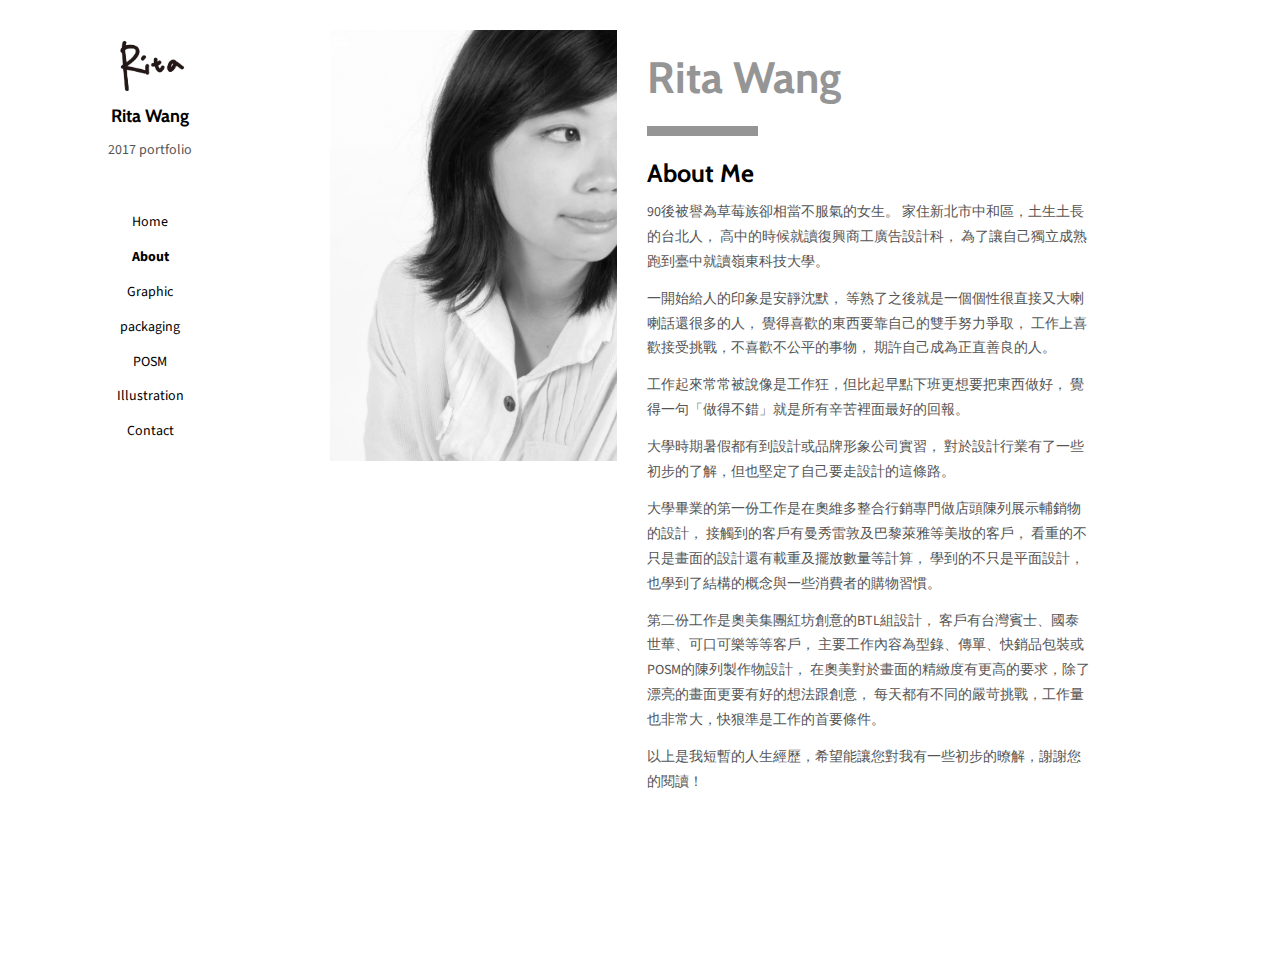
<file: about.html>
<!DOCTYPE html>
<html lang="en">

<head>
  <meta charset="UTF-8">
  <meta content="IE=edge" http-equiv="X-UA-Compatible">
  <meta content="width=device-width,initial-scale=1" name="viewport">
  <meta content="description" name="description">
  <meta name="google" content="notranslate" />
  <meta content="Mashup templates have been developped by Orson.io team" name="author">

  <!-- Disable tap highlight on IE -->
  <meta name="msapplication-tap-highlight" content="no">

  <link href="./assets/apple-icon-180x180.png" rel="apple-touch-icon">
  <link href="./assets/favicon.ico" rel="icon">
  <link rel="stylesheet" href="https://fonts.googleapis.com/css?family=Montserrat">


  <title>Rita Wang - About</title>

  <link href="./main.82cfd66e.css" rel="stylesheet">
  <link href="./assets/mystyle.css" rel="stylesheet">
</head>

<body>

  <!-- Add your content of header -->

  <!-- Add your content of header -->
  <header class="">
    <div class="navbar navbar-default visible-xs">
      <button type="button" class="navbar-toggle collapsed">
        <span class="sr-only">Toggle navigation</span>
        <span class="icon-bar"></span>
        <span class="icon-bar"></span>
        <span class="icon-bar"></span>
      </button>
      <a href="./index.html" class="navbar-brand">Rita Wang</a>
    </div>

    <nav class="sidebar">
      <div class="navbar-collapse" id="navbar-collapse">
        <div class="site-header hidden-xs">
          <a class="site-brand" href="./index.html" title="">
            <div class="row">
              <img class="sign" alt="" src="./assets/about/Sign.png">
            </div>

            Rita Wang
          </a>
          <p>2017 portfolio
          </p>
        </div>
        <ul class="nav">
          <li><a href="./index.html" title="">Home</a></li>
          <li><a href="./about.html" title="">About</a></li>
          <li><a href="./graphic.html" title="">Graphic</a></li>
          <li><a href="./packaging.html" title="">packaging</a></li>
          <li><a href="./posm.html" title="">POSM</a></li>
          <li><a href="./illustration.html" title="">Illustration</a></li>
          <li><a href="./contact.html" title="">Contact</a></li>
        </ul>
      </div>
    </nav>
  </header>
  <main class="" id="main-collapse">

    <div class="row">
      <div class="col-xs-12 col-md-4">
        <div id="myPhoto" >
            <!-- <img class="img-responsive" alt="" src="./assets/about/Photo.jpg">             -->
        </div>
      </div>
      <div class="col-xs-12 col-md-6">
        <h1>Rita Wang</h1>

        <hr class="divider" />

        <h3>About Me</h3>

        <p>90後被譽為草莓族卻相當不服氣的女生。 家住新北市中和區，土生土長的台北人， 高中的時候就讀復興商工廣告設計科， 為了讓自己獨立成熟跑到臺中就讀嶺東科技大學。
        </p>

        <p>一開始給人的印象是安靜沈默， 等熟了之後就是一個個性很直接又大喇喇話還很多的人， 覺得喜歡的東西要靠自己的雙手努力爭取， 工作上喜歡接受挑戰，不喜歡不公平的事物， 期許自己成為正直善良的人。
        </p>

        <p>
          工作起來常常被說像是工作狂，但比起早點下班更想要把東西做好， 覺得一句「做得不錯」就是所有辛苦裡面最好的回報。
        </p>

        <p>
          大學時期暑假都有到設計或品牌形象公司實習， 對於設計行業有了一些初步的了解，但也堅定了自己要走設計的這條路。
        </p>

        <p>
          大學畢業的第一份工作是在奧維多整合行銷專門做店頭陳列展示輔銷物的設計， 接觸到的客戶有曼秀雷敦及巴黎萊雅等美妝的客戶， 看重的不只是畫面的設計還有載重及擺放數量等計算， 學到的不只是平面設計，也學到了結構的概念與一些消費者的購物習慣。
        </p>

        <p>
          第二份工作是奧美集團紅坊創意的BTL組設計， 客戶有台灣賓士、國泰世華、可口可樂等等客戶， 主要工作內容為型錄、傳單、快銷品包裝或POSM的陳列製作物設計， 在奧美對於畫面的精緻度有更高的要求，除了漂亮的畫面更要有好的想法跟創意， 每天都有不同的嚴苛挑戰，工作量也非常大，快狠準是工作的首要條件。
        </p>

        <p>
          以上是我短暫的人生經歷，希望能讓您對我有一些初步的暸解，謝謝您的閱讀！
        </p>

      </div>
    </div>

  </main>

  <script>
    document.addEventListener("DOMContentLoaded", function (event) {
      navbarToggleSidebar();
      navActivePage();
    });
  </script>

  <script type="text/javascript" src="./main.85741bff.js"></script>
</body>

</html>
</file>
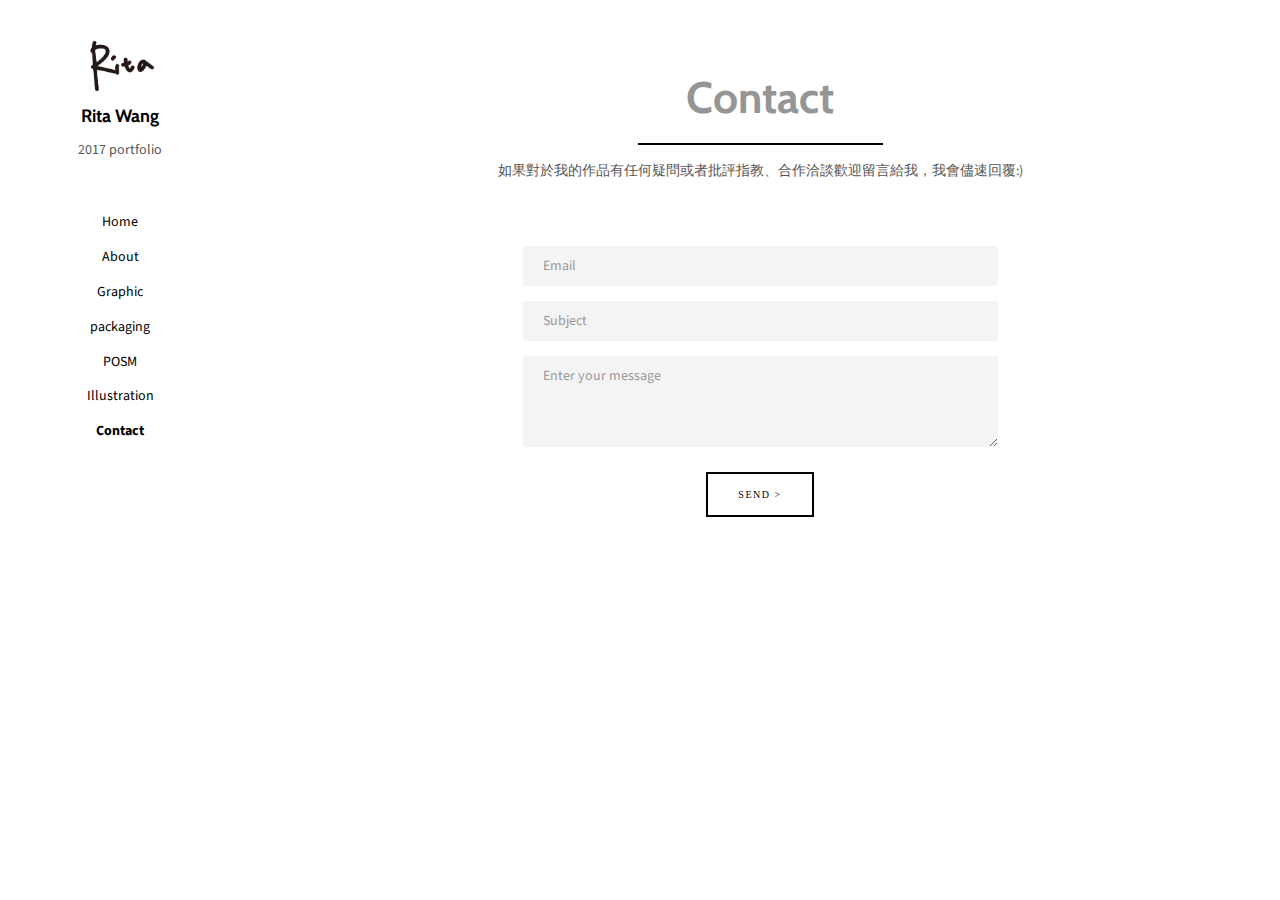
<file: contact.html>
<!DOCTYPE html>
<html lang="en">

<head>
  <meta charset="UTF-8">
  <meta content="IE=edge" http-equiv="X-UA-Compatible">
  <meta content="width=device-width,initial-scale=1" name="viewport">
  <meta content="description" name="description">
  <meta name="google" content="notranslate" />
  <meta content="Mashup templates have been developped by Orson.io team" name="author">

  <!-- Disable tap highlight on IE -->
  <meta name="msapplication-tap-highlight" content="no">

  <link href="./assets/apple-icon-180x180.png" rel="apple-touch-icon">
  <link href="./assets/favicon.ico" rel="icon">
  <link href="./assets/mystyle.css" rel="stylesheet">



  <title>Rita Wang - Contact</title>

  <link href="./main.82cfd66e.css" rel="stylesheet">
</head>

<body>

  <!-- Add your content of header -->
  <header class="">
    <div class="navbar navbar-default visible-xs">
      <button type="button" class="navbar-toggle collapsed">
      <span class="sr-only">Toggle navigation</span>
      <span class="icon-bar"></span>
      <span class="icon-bar"></span>
      <span class="icon-bar"></span>
    </button>
      <a href="./index.html" class="navbar-brand">Rita Wang</a>
    </div>

    <nav class="sidebar">
      <div class="navbar-collapse" id="navbar-collapse">
        <div class="site-header hidden-xs">
          <a class="site-brand" href="./index.html" title="">
            <div class="row">
              <img class="sign" alt="" src="./assets/about/Sign.png">
            </div>

            Rita Wang
          </a>
          <p>2017 portfolio
          </p>
        </div>
        <ul class="nav">
          <li><a href="./index.html" title="">Home</a></li>
          <li><a href="./about.html" title="">About</a></li>
          <li><a href="./graphic.html" title="">Graphic</a></li>
          <li><a href="./packaging.html" title="">packaging</a></li>
          <li><a href="./posm.html" title="">POSM</a></li>
          <li><a href="./illustration.html" title="">Illustration</a></li>
          <li><a href="./contact.html" title="">Contact</a></li>
        </ul>
      </div>
    </nav>
  </header>
  <main class="" id="main-collapse">


    <div class="row">
      <div class="col-xs-12 col-md-12">
        <div class="section-container-spacer">
          <div class="title-center">
            <h1>Contact</h1>
            <hr class="divider-thin"/>
            <p>如果對於我的作品有任何疑問或者批評指教、合作洽談歡迎留言給我，我會儘速回覆:)</p>
          </div>
        </div>
        <div class="section-container-spacer">
          <form action="" class="reveal-content">
            <div class="row">
                <div class="col-md-3"></div>

              <div class="col-md-6">
                <div class="form-group">
                  <input type="email" class="form-control" id="email" placeholder="Email">
                </div>
                <div class="form-group">
                  <input type="text" class="form-control" id="subject" placeholder="Subject">
                </div>
                <div class="form-group">
                  <textarea class="form-control" rows="3" placeholder="Enter your message"></textarea>
                </div>
                <div class="title-center">
                  <a class="send2me" href="">SEND ></a>
                </div>

                <!-- <a id="send2me" href="mailto:who1@yahoo.com.tw,
              who2@yahoo.com.tw?subject=order list
              &body=I want to buy the red bicycle.%0AI like it.">
            歡迎來信</a> -->
              </div>
            </div>
          </form>
        </div>
      </div>
    </div>


  </main>

  <script>
    document.addEventListener("DOMContentLoaded", function (event) {
      navbarToggleSidebar();
      navActivePage();
    });

    // $("#send2me").click(function () {

    // });

  </script>

  <script type="text/javascript" src="./main.85741bff.js"></script>
</body>

</html>
</file>
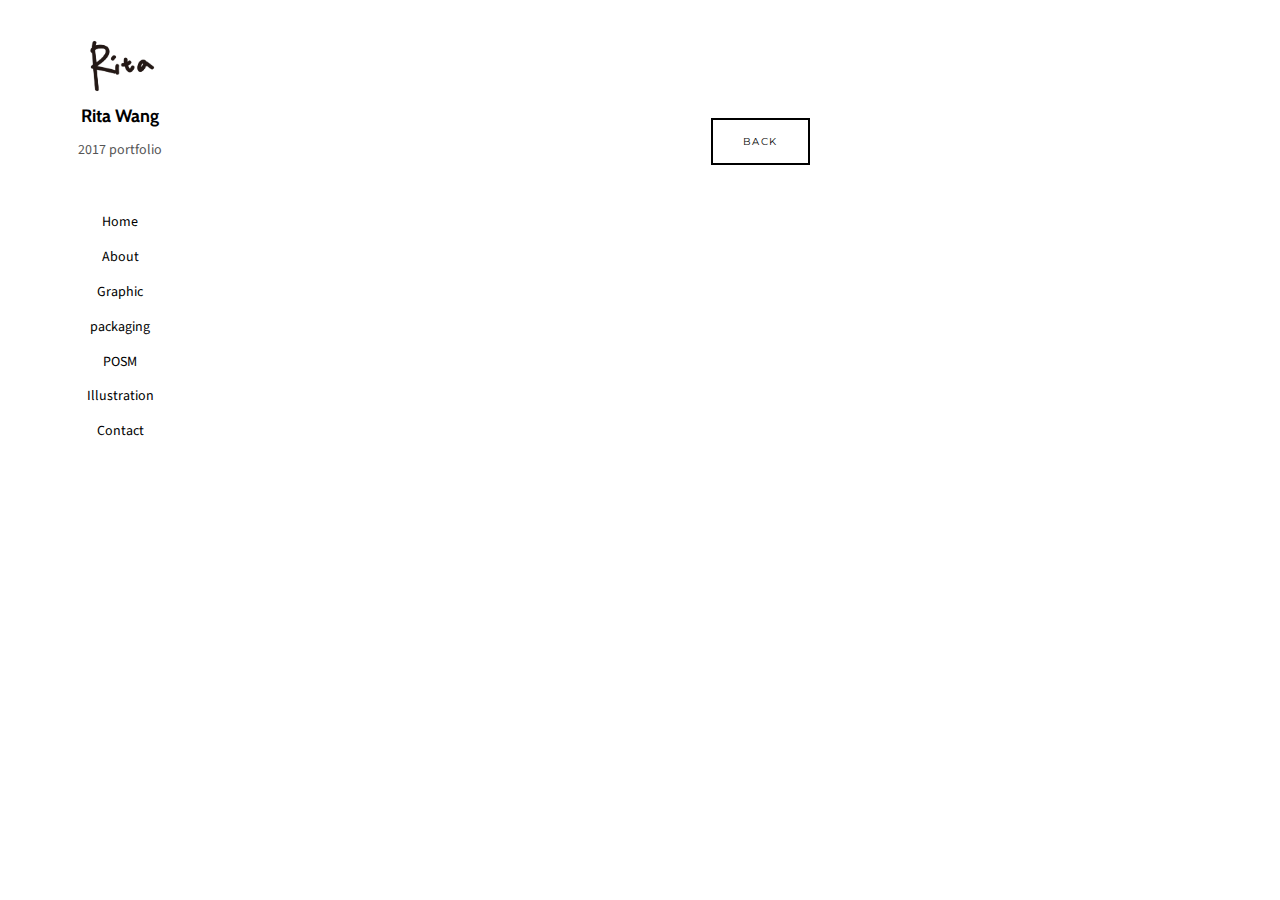
<file: detail.html>
<!DOCTYPE html>
<html lang="en">

<head>
  <meta charset="UTF-8">
  <meta content="IE=edge" http-equiv="X-UA-Compatible">
  <meta content="width=device-width,initial-scale=1" name="viewport">
  <meta content="description" name="description">
  <meta name="google" content="notranslate" />
  <meta content="Mashup templates have been developped by Orson.io team" name="author">

  <!-- Disable tap highlight on IE -->
  <meta name="msapplication-tap-highlight" content="no">

  <link href="./assets/apple-icon-180x180.png" rel="apple-touch-icon">
  <link href="./assets/favicon.ico" rel="icon">
  <link href="./assets/mystyle.css" rel="stylesheet">
  <link rel="stylesheet" href="https://fonts.googleapis.com/css?family=Montserrat:300,400,600">

  <script src="https://code.jquery.com/jquery-3.2.1.min.js" integrity="sha256-hwg4gsxgFZhOsEEamdOYGBf13FyQuiTwlAQgxVSNgt4="
    crossorigin="anonymous"></script>
  <script src="./assets/js/jquery.tmpl.min.js" crossorigin="anonymous"></script>

  <title>Rita Wnag - Graphic</title>

  <link href="./main.82cfd66e.css" rel="stylesheet">
</head>

<body>

  <!-- Add your content of header -->
  <header class="">
    <div class="navbar navbar-default visible-xs">
      <button type="button" class="navbar-toggle collapsed">
        <span class="sr-only">Toggle navigation</span>
        <span class="icon-bar"></span>
        <span class="icon-bar"></span>
        <span class="icon-bar"></span>
      </button>
      <a href="./index.html" class="navbar-brand">Rita Wang</a>
    </div>

    <nav class="sidebar">
      <div class="navbar-collapse" id="navbar-collapse">
        <div class="site-header hidden-xs">
          <a class="site-brand" href="./index.html" title="">
            <div class="row">
              <img class="sign" alt="" src="./assets/about/Sign.png">
            </div>

            Rita Wang
          </a>
          <p>2017 portfolio
          </p>
        </div>
        <ul class="nav">
          <li><a href="./index.html" title="">Home</a></li>
          <li><a href="./about.html" title="">About</a></li>
          <li><a href="./graphic.html" title="">Graphic</a></li>
          <li><a href="./packaging.html" title="">packaging</a></li>
          <li><a href="./posm.html" title="">POSM</a></li>
          <li><a href="./illustration.html" title="">Illustration</a></li>
          <li><a href="./contact.html" title="">Contact</a></li>
        </ul>
      </div>
    </nav>
  </header>
  <main class="" id="main-collapse">


    <div class="row">
      <div class="col-xs-12 section-container-spacer">
        <div id="title-area" class="title-center">
          <!-- <p class="main-title">
            GRAPHIC DESIGN</p>
          <p>Mercedes Benz / 國泰世華 / Ez Table / 蘇格登 / 現代汽車</p> -->
        </div>
      </div>

      <div id="container"></div>


    </div>


    <div class="title-center">
      <a class="send2me" onclick="window.history.go(-1);">Back</a>
    </div>

  </main>

  <script type="text/x-jquery-tmpl" id="pic-temp">
    <div class="col-xs-12 col-md-12 section-container-spacer">
      <img class="img-responsive" alt="" src="./assets/${Path}">
    </div>
  </script>

  <script type="text/x-jquery-tmpl" id="title-temp">
    <p class="sub-title">
      ${title}</p>
    <p>${content[0]}</p>
    <p>${content[1]}</p>
    <p>${content[2]}</p>
    <p>${content[3]}</p>
  </script>

  <script>
    var wording = {
      "benz1": {
        'title': "MERCEDES-BENZ 2017 COLLECTION BROCHURE",
        'content': ['台灣賓士每年都會推出專屬精品販售',
          '今年以專屬焦點作為主軸設計型錄',
          '擁有賓士精品的您讓周圍黯然失色，您就是所有目光的焦點']
      },
      "benz2": {
        'title': "MERCEDES-BENZ 2017 COLLECTION SLIDE SHOW",
        'content': [
          '台灣賓士推出精品系列，除了發行型錄之外',
          '更在各個服務中心擺放電視牆播出幻燈片展示精品',
          '展現出賓士精品的流行高貴質感吸引消費者購買']
      },
      "cathay": {
        'title': "國泰世華邀請卡設計",
        'content': [
          '2018國泰世華邀請卡設計',
          '以國泰世華往下扎根，向上成長的企業精神作為邀請卡設計概念',
          '用金銀銅三色分為三種不同的貴賓邀請用途',
          '呈現出高級的質感'
        ]
      },
      "eztable": {
        'title': "Ez table Member Card Welcome Pack",
        'content': ['Ez Table簡單桌新推出會員制服務，提出設計會員卡welcome pack需求',
          '我們用「桌子」的概念設計會員卡，分為橘星、銀星、金星三個等級',
          '收到卡片後折起可變為桌子的造型']
      },
      "singleton": {
        'title': "蘇格登41年原酒報紙稿",
        'content': ['蘇格登於2017年推出41年原酒，限量150瓶',
          '為推廣珍稀的窖藏原酒系列',
          '於各大報紙刊登其介紹']
      },
      "hyundai": {
        'title': "現代汽車SPDM促銷傳單",
        'content': ['現代汽車每月都會推出不同車款的促銷傳單設計需求',
          '需要依該車款的特色與性格設計其宣傳單']
      },
      "trueleaf":{
        'title': "原萃日式輕萃綠茶包裝",
        'content': ['原萃預計於2018年推出全新商品',
          '『日式輕萃綠茶』',
          '有別於以往濃厚的茶韻，這次主打清爽的口感',
          '包裝配色上以清爽天然為主']
      },
      "soken":{
        'title': "爽健美茶夏巡",
        'content': ['爽健美茶在2017年夏天推出特別限定商品『夏巡』',
          '以白茶作為基底，希望設計出特別包裝吸引消費者購買',
          '以清爽天然的風格並搭配花草茶作為設計的調性']
      },
      "popsicles":{
        'title': "原賞果實冰棒包裝",
        'content': ['統一推出新的果實冰棒產品',
          '以新鮮真實果實作為基底製作冰棒',
          '包裝設計上強調真實食材原味呈現']
      },
      "icewalker":{
        'title': "ICEWALKER冰塊包裝",
        'content': ['統一推出新的小包裝冰塊',
          '搭配塑膠杯可自由加入飲料',
          '包裝設計以咖啡與果汁兩種作為分類',
        '讓消費者依自己的喜好去選擇購買']
      }
    };

    var dataUrl = {
      "benz1": [
        { "Path": "graphic/benz1/Demo_封面.jpg" },
        { "Path": "graphic/benz1/Demo_目錄.jpg" },
        { "Path": "graphic/benz1/Demo_扉頁.jpg" },
        { "Path": "graphic/benz1/Demo_內頁.jpg" },
      ],
      "benz2": [
        { "Path": "graphic/benz2/01.jpg" },
        { "Path": "graphic/benz2/02.jpg" },
        { "Path": "graphic/benz2/03.jpg" },
        { "Path": "graphic/benz2/04.jpg" }
      ],
      'cathay': [
        { "Path": "graphic/cathay/01.jpg" },
        { "Path": "graphic/cathay/02.jpg" },
        { "Path": "graphic/cathay/03.jpg" },
        { "Path": "graphic/cathay/04.jpg" },
        { "Path": "graphic/cathay/05.jpg" },
        { "Path": "graphic/cathay/06.jpg" },
        { "Path": "graphic/cathay/07.jpg" },
        { "Path": "graphic/cathay/08.jpg" }
      ],
      'eztable': [
        { "Path": "graphic/eztable/01.jpg" },
        { "Path": "graphic/eztable/02.jpg" },
        { "Path": "graphic/eztable/03.jpg" },
        { "Path": "graphic/eztable/04.jpg" },
        { "Path": "graphic/eztable/05.jpg" },
        { "Path": "v/eztable/06.jpg" },
        { "Path": "graphic/eztable/07.jpg" },
        { "Path": "graphic/eztable/08.jpg" }
      ],
      'hyundai': [
        { "Path": "graphic/hyundai/01.jpg" },
        { "Path": "graphic/hyundai/02.jpg" }
      ],
      'singleton': [
        { "Path": "graphic/singleton/A.jpg" },
        { "Path": "graphic/singleton/B.jpg" },
        { "Path": "graphic/singleton/C.jpg" }
      ],
      'trueleaf':[
        { "Path": "packaging/01/01.jpg" },
        { "Path": "packaging/01/02.jpg" },
        { "Path": "packaging/01/03.jpg" },
        { "Path": "packaging/01/04.jpg" },
        { "Path": "packaging/01/05.jpg" },
      ],
      'soken':[
        { "Path": "packaging/02/01.jpg" },
        { "Path": "packaging/02/02.jpg" },
        { "Path": "packaging/02/03.jpg" },
        { "Path": "packaging/02/04.jpg" },
        { "Path": "packaging/02/05.jpg" },
      ],
      'popsicles':[
      { "Path": "packaging/03/01.jpg" },
      { "Path": "packaging/03/02.jpg" },
      { "Path": "packaging/03/03.jpg" },
      { "Path": "packaging/03/04.jpg" },
      ],
      'icewalker':[
      { "Path": "packaging/04/01.jpg" },
      { "Path": "packaging/04/02.jpg" },
      { "Path": "packaging/04/03.jpg" },
      { "Path": "packaging/04/04.jpg" },        
      ]
    }

    document.addEventListener("DOMContentLoaded", function (event) {
      navbarToggleSidebar();
      navActivePage();
    });

    $(document).ready(function () {
      var para = window.location.search.replace("?", "");

      $("#pic-temp").tmpl(dataUrl[para]).appendTo("#container");
      $("#title-temp").tmpl(wording[para]).appendTo("#title-area");
    });
  </script>

  <script type="text/javascript" src="./main.85741bff.js"></script>
</body>

</html>
</file>
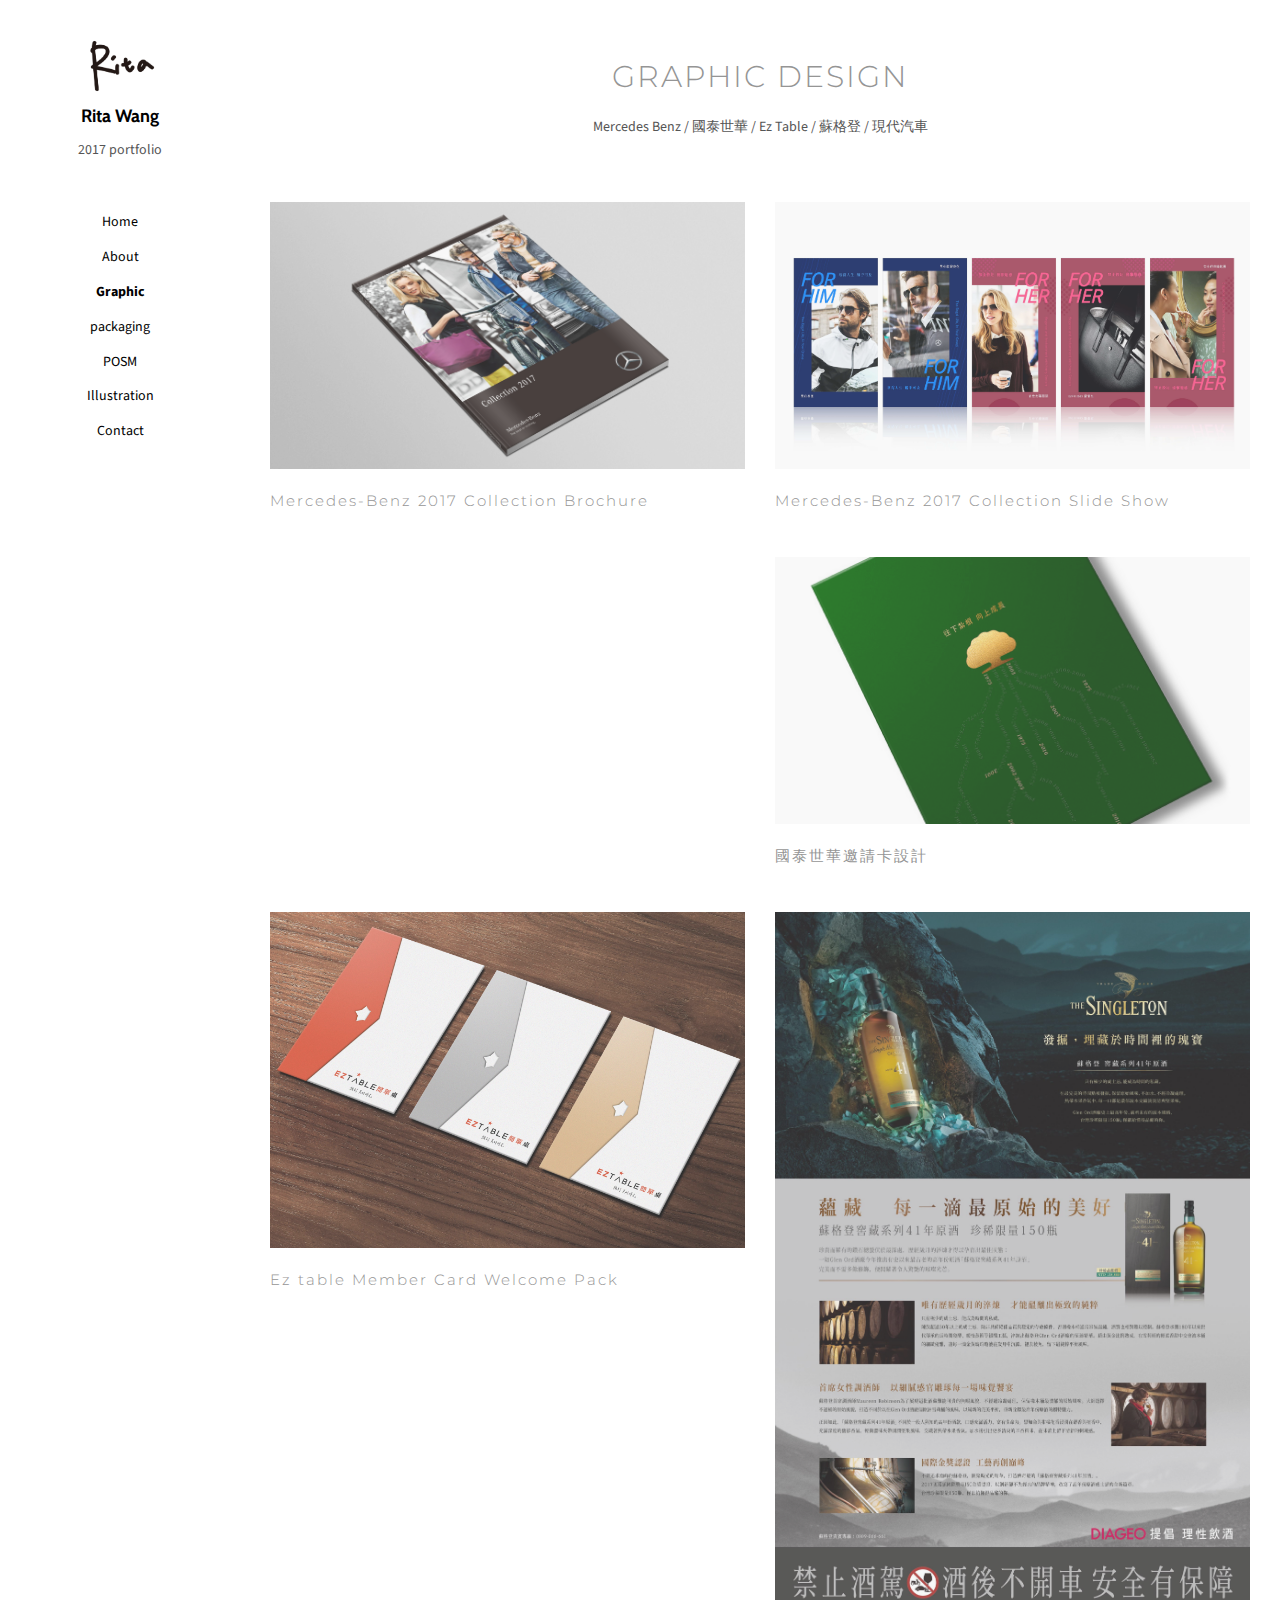
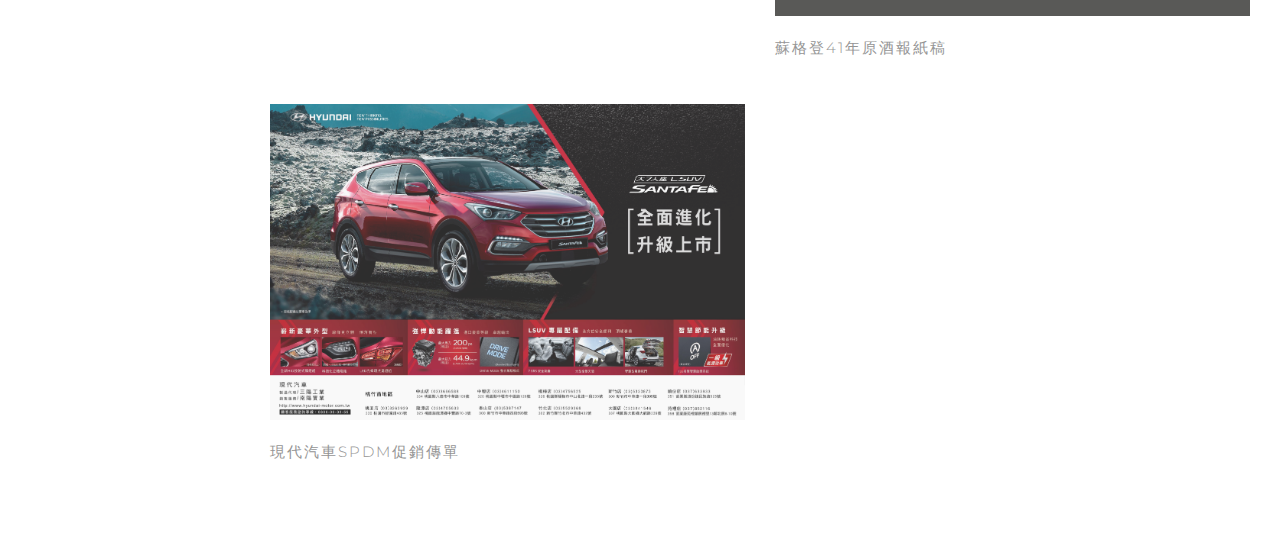
<file: graphic.html>
<!DOCTYPE html>
<html lang="en">

<head>
  <meta charset="UTF-8">
  <meta content="IE=edge" http-equiv="X-UA-Compatible">
  <meta content="width=device-width,initial-scale=1" name="viewport">
  <meta content="description" name="description">
  <meta name="google" content="notranslate" />
  <meta content="Mashup templates have been developped by Orson.io team" name="author">

  <!-- Disable tap highlight on IE -->
  <meta name="msapplication-tap-highlight" content="no">

  <link href="./assets/apple-icon-180x180.png" rel="apple-touch-icon">
  <link href="./assets/favicon.ico" rel="icon">
  <link href="./assets/mystyle.css" rel="stylesheet">
  <link rel="stylesheet" href="https://fonts.googleapis.com/css?family=Montserrat:300,400,600">
  


  <title>Rita Wnag - Graphic</title>

  <link href="./main.82cfd66e.css" rel="stylesheet">
</head>

<body>

  <!-- Add your content of header -->
  <header class="">
    <div class="navbar navbar-default visible-xs">
      <button type="button" class="navbar-toggle collapsed">
        <span class="sr-only">Toggle navigation</span>
        <span class="icon-bar"></span>
        <span class="icon-bar"></span>
        <span class="icon-bar"></span>
      </button>
      <a href="./index.html" class="navbar-brand">Rita Wang</a>
    </div>

    <nav class="sidebar">
      <div class="navbar-collapse" id="navbar-collapse">
        <div class="site-header hidden-xs">
          <a class="site-brand" href="./index.html" title="">
            <div class="row">
              <img class="sign" alt="" src="./assets/about/Sign.png">
            </div>

            Rita Wang
          </a>
          <p>2017 portfolio
          </p>
        </div>
        <ul class="nav">
          <li><a href="./index.html" title="">Home</a></li>
          <li><a href="./about.html" title="">About</a></li>
          <li><a href="./graphic.html" title="">Graphic</a></li>
          <li><a href="./packaging.html" title="">packaging</a></li>
          <li><a href="./posm.html" title="">POSM</a></li>
          <li><a href="./illustration.html" title="">Illustration</a></li>
          <li><a href="./contact.html" title="">Contact</a></li>
        </ul>
      </div>
    </nav>
  </header>
  <main class="" id="main-collapse">


    <div class="row">
      <div class="col-xs-12 section-container-spacer">
        <div class="title-center">
          <p class="main-title">
            GRAPHIC DESIGN</p>
          <p>Mercedes Benz / 國泰世華 / Ez Table / 蘇格登 / 現代汽車</p>
        </div>
      </div>

      <div class="col-xs-12 col-md-6 section-container-spacer">
        <a class="my-collection" href="detail.html?benz1">
          <img class="img-responsive" alt="" src="./assets/graphic/benz1/Demo_封面.jpg">
        </a>
        <p class="graphic-title" >Mercedes-Benz 2017 Collection Brochure</p>
        <p></p>
      </div>

      <div class="col-xs-12 col-md-6 section-container-spacer">
        <a class="my-collection" href="detail.html?benz2">
          <img class="img-responsive" alt="" src="./assets/graphic/benz2/01.jpg">
        </a>
        <p class="graphic-title" >Mercedes-Benz 2017 Collection Slide Show </p>
        <p></p>
      </div>
      <div class="col-xs-12 col-md-6 section-container-spacer">
        <a class="my-collection" href="detail.html?cathay">
          <img class="img-responsive" alt="" src="./assets/graphic/cathay/02.jpg">
        </a>
        <p class="graphic-title" >國泰世華邀請卡設計 </p>
        <p></p>
      </div>
      <div class="col-xs-12 col-md-6 section-container-spacer">
        <a class="my-collection" href="detail.html?eztable">
          <img class="img-responsive" alt="" src="./assets/graphic/eztable/01.jpg">
        </a>
        <p class="graphic-title" >Ez table Member Card Welcome Pack </p>
        <p></p>
      </div>
      <div class="col-xs-12 col-md-6 section-container-spacer">
        <a class="my-collection" href="detail.html?singleton">
          <img class="img-responsive" alt="" src="./assets/graphic/singleton/A.jpg">
        </a>
        <p class="graphic-title" >蘇格登41年原酒報紙稿<p>
        <p></p>
      </div>
      <div class="col-xs-12 col-md-6 section-container-spacer">
        <a class="my-collection" href="detail.html?hyundai">
          <img class="img-responsive" alt="" src="./assets/graphic/hyundai/01.jpg">
        </a>
        <p class="graphic-title" >現代汽車SPDM促銷傳單 </h3>
        <p></p>
      </div>

    </div>


  </main>

  <script>
    document.addEventListener("DOMContentLoaded", function (event) {
      navbarToggleSidebar();
      navActivePage();
    });
  </script>

  <script type="text/javascript" src="./main.85741bff.js"></script>
</body>

</html>
</file>
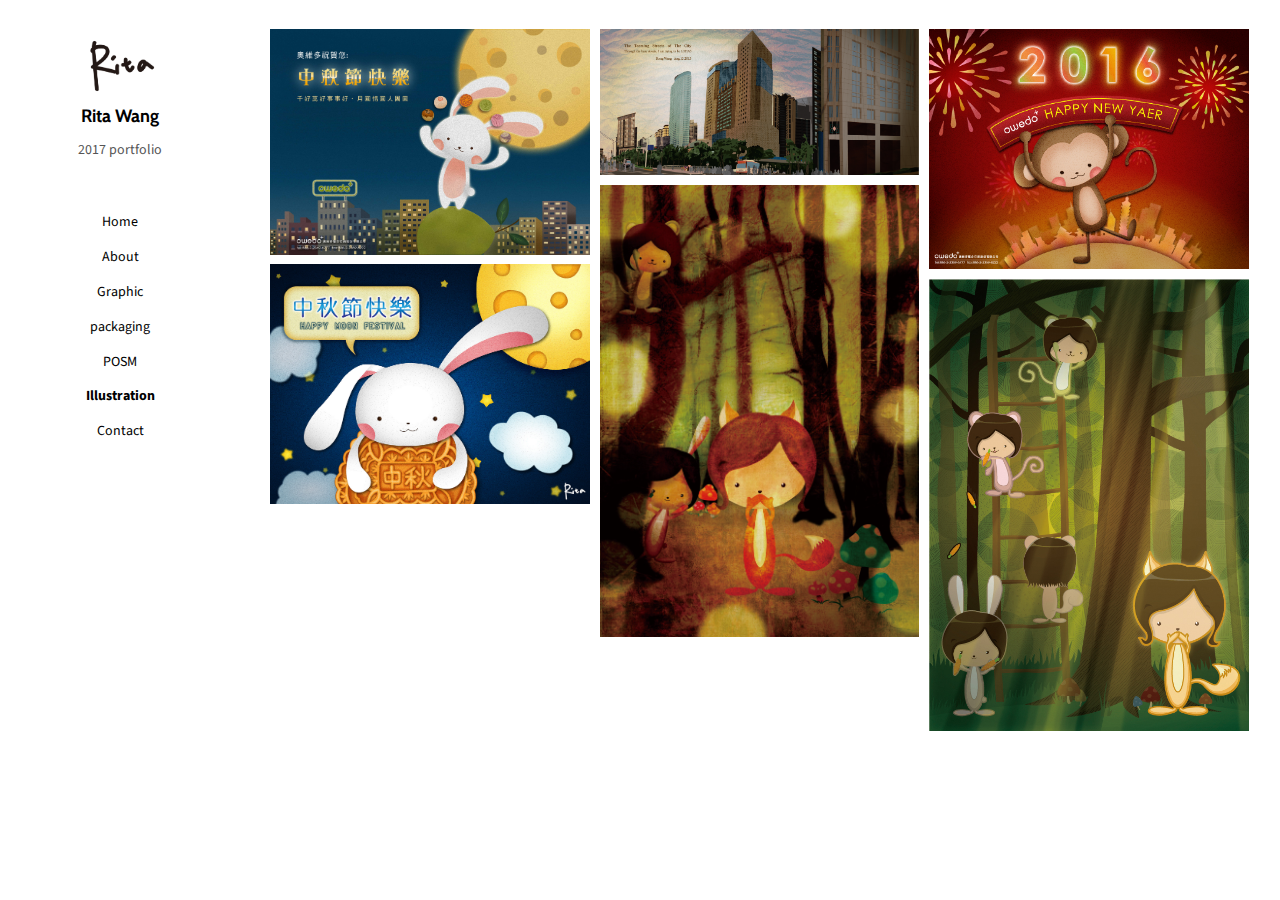
<file: illustration.html>
<!DOCTYPE html>
<html lang="en">

<head>
  <meta charset="UTF-8">
  <meta content="IE=edge" http-equiv="X-UA-Compatible">
  <meta content="width=device-width,initial-scale=1" name="viewport">
  <meta content="Page description" name="description">
  <meta name="google" content="notranslate" />
  <meta content="Mashup templates have been developped by Orson.io team" name="author">

  <!-- Disable tap highlight on IE -->
  <meta name="msapplication-tap-highlight" content="no">

  <title>Rita Wang</title>

  <link href="./assets/apple-icon-180x180.png" rel="apple-touch-icon">
  <link href="./assets/favicon.ico" rel="icon">
  <link href="./assets/mystyle.css" rel="stylesheet">
  


  <title>Title page</title>

  <link href="./main.82cfd66e.css" rel="stylesheet">
</head>

<body>

  <!-- Add your content of header -->
  <header class="">
      <div class="navbar navbar-default visible-xs">
        <button type="button" class="navbar-toggle collapsed">
        <span class="sr-only">Toggle navigation</span>
        <span class="icon-bar"></span>
        <span class="icon-bar"></span>
        <span class="icon-bar"></span>
      </button>
        <a href="./index.html" class="navbar-brand">Rita Wang</a>
      </div>
  
      <nav class="sidebar">
        <div class="navbar-collapse" id="navbar-collapse">
          <div class="site-header hidden-xs">
            <a class="site-brand" href="./index.html" title="">
              <div class="row">
                  <img class="sign" alt="" src="./assets/about/Sign.png">                
              </div>
              
              Rita Wang
            </a>
            <p>2017 portfolio
            </p>
          </div>
          <ul class="nav">
            <li><a href="./index.html" title="">Home</a></li>
            <li><a href="./about.html" title="">About</a></li>
            <li><a href="./graphic.html" title="">Graphic</a></li>
            <li><a href="./packaging.html" title="">packaging</a></li>
            <li><a href="./posm.html" title="">POSM</a></li>
            <li><a href="./illustration.html" title="">Illustration</a></li>
            <li><a href="./contact.html" title="">Contact</a></li>
          </ul>
        </div>
      </nav>
    </header>
  <main class="" id="main-collapse">

    <!-- Add your site or app content here -->

    <div class="hero-full-wrapper">
      <div class="grid">
        <div class="gutter-sizer"></div>
        <div class="grid-sizer"></div>

        <div class="grid-item">
          <img class="img-responsive" alt="" src="./assets/illustration/01.jpg">
          <a href="" class="project-description">
            <div class="project-text-holder">
              <div class="project-text-inner">
                <h3>2015年 中秋賀卡</h3>
                <p></p>
              </div>
            </div>
          </a>
        </div>
        <div class="grid-item">
          <img class="img-responsive" alt="" src="./assets/illustration/04.jpg">
          <a href="" class="project-description">
            <div class="project-text-holder">
              <div class="project-text-inner">
                <h3>繁忙的街景</h3>
                <p></p>
              </div>
            </div>
          </a>
        </div>


        <div class="grid-item">
          <img class="img-responsive" alt="" src="./assets/illustration/02.jpg">
          <a href="" class="project-description">
            <div class="project-text-holder">
              <div class="project-text-inner">
                <h3>2016年新年賀卡</h3>
                <p></p>
              </div>
            </div>
          </a>
        </div>

        <div class="grid-item">
          <img class="img-responsive" alt="" src="./assets/illustration/05.jpg">
          <a href="" class="project-description">
            <div class="project-text-holder">
              <div class="project-text-inner">
                <h3>自畫像-點陣</h3>
                <p></p>
              </div>
            </div>
          </a>
        </div>

        <div class="grid-item">
          <img class="img-responsive" alt="" src="./assets/illustration/03.jpg">
          <a href="" class="project-description">
            <div class="project-text-holder">
              <div class="project-text-inner">
                <h3>2016年中秋節賀卡</h3>
                <p></p>
              </div>
            </div>
          </a>
        </div>



        <div class="grid-item">
          <img class="img-responsive" alt="" src="./assets/illustration/06.jpg">
          <a href="" class="project-description">
            <div class="project-text-holder">
              <div class="project-text-inner">
                <h3>自畫像-向量</h3>
                <p></p>
              </div>
            </div>
          </a>
        </div>
      </div>
    </div>


    <script>
      document.addEventListener("DOMContentLoaded", function (event) {
        masonryBuild();
      });

    </script>

  </main>

  <script>
    document.addEventListener("DOMContentLoaded", function (event) {
      navbarToggleSidebar();
      navActivePage();
    });

  </script>

  <script type="text/javascript" src="./main.85741bff.js"></script>
</body>

</html>
</file>
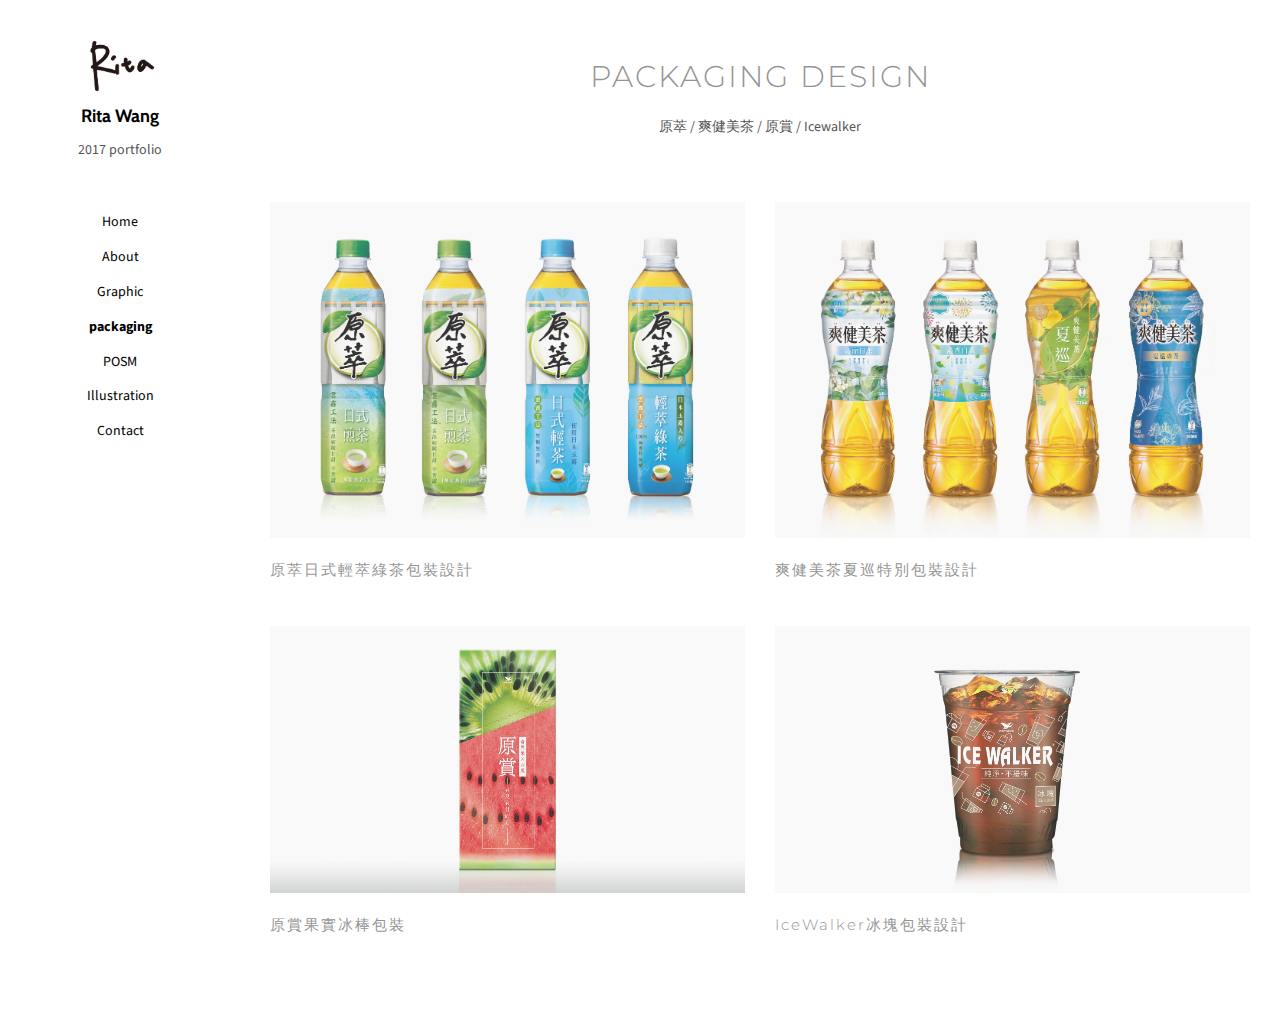
<file: packaging.html>
<!DOCTYPE html>
<html lang="en">

<head>
  <meta charset="UTF-8">
  <meta content="IE=edge" http-equiv="X-UA-Compatible">
  <meta content="width=device-width,initial-scale=1" name="viewport">
  <meta content="description" name="description">
  <meta name="google" content="notranslate" />
  <meta content="Mashup templates have been developped by Orson.io team" name="author">

  <!-- Disable tap highlight on IE -->
  <meta name="msapplication-tap-highlight" content="no">

  <link href="./assets/apple-icon-180x180.png" rel="apple-touch-icon">
  <link href="./assets/favicon.ico" rel="icon">
  <link href="./assets/mystyle.css" rel="stylesheet">
  <link rel="stylesheet" href="https://fonts.googleapis.com/css?family=Montserrat:300,400,600">
  


  <title>Rita Wnag - Graphic</title>

  <link href="./main.82cfd66e.css" rel="stylesheet">
</head>

<body>

  <!-- Add your content of header -->
  <header class="">
    <div class="navbar navbar-default visible-xs">
      <button type="button" class="navbar-toggle collapsed">
        <span class="sr-only">Toggle navigation</span>
        <span class="icon-bar"></span>
        <span class="icon-bar"></span>
        <span class="icon-bar"></span>
      </button>
      <a href="./index.html" class="navbar-brand">Rita Wang</a>
    </div>

    <nav class="sidebar">
      <div class="navbar-collapse" id="navbar-collapse">
        <div class="site-header hidden-xs">
          <a class="site-brand" href="./index.html" title="">
            <div class="row">
              <img class="sign" alt="" src="./assets/about/Sign.png">
            </div>

            Rita Wang
          </a>
          <p>2017 portfolio
          </p>
        </div>
        <ul class="nav">
          <li><a href="./index.html" title="">Home</a></li>
          <li><a href="./about.html" title="">About</a></li>
          <li><a href="./graphic.html" title="">Graphic</a></li>
          <li><a href="./packaging.html" title="">packaging</a></li>
          <li><a href="./posm.html" title="">POSM</a></li>
          <li><a href="./illustration.html" title="">Illustration</a></li>
          <li><a href="./contact.html" title="">Contact</a></li>
        </ul>
      </div>
    </nav>
  </header>
  <main class="" id="main-collapse">


    <div class="row">
      <div class="col-xs-12 section-container-spacer">
        <div class="title-center">
          <p class="main-title">
              PACKAGING DESIGN</p>
          <p>原萃 / 爽健美茶 / 原賞 / Icewalker</p>
        </div>
      </div>

      <div class="col-xs-12 col-md-6 section-container-spacer">
        <a class="my-collection" href="detail.html?trueleaf">
          <img class="img-responsive" alt="" src="./assets/packaging/01/05.jpg">
        </a>
        <p class="graphic-title" >原萃日式輕萃綠茶包裝設計</p>
      </div>

      <div class="col-xs-12 col-md-6 section-container-spacer">
        <a class="my-collection" href="detail.html?soken">
          <img class="img-responsive" alt="" src="./assets/packaging/02/05.jpg">
        </a>
        <p class="graphic-title" >爽健美茶夏巡特別包裝設計</p>
      </div>
      <div class="col-xs-12 col-md-6 section-container-spacer">
        <a class="my-collection" href="detail.html?popsicles">
          <img class="img-responsive" alt="" src="./assets/packaging/03/01.jpg">
        </a>
        <p class="graphic-title" >原賞果實冰棒包裝</p>
      </div>
      <div class="col-xs-12 col-md-6 section-container-spacer">
        <a class="my-collection" href="detail.html?icewalker">
          <img class="img-responsive" alt="" src="./assets/packaging/04/02.jpg">
        </a>
        <p class="graphic-title" >IceWalker冰塊包裝設計</p>
      </div>

    </div>


  </main>

  <script>
    document.addEventListener("DOMContentLoaded", function (event) {
      navbarToggleSidebar();
      navActivePage();
    });
  </script>

  <script type="text/javascript" src="./main.85741bff.js"></script>
</body>

</html>
</file>
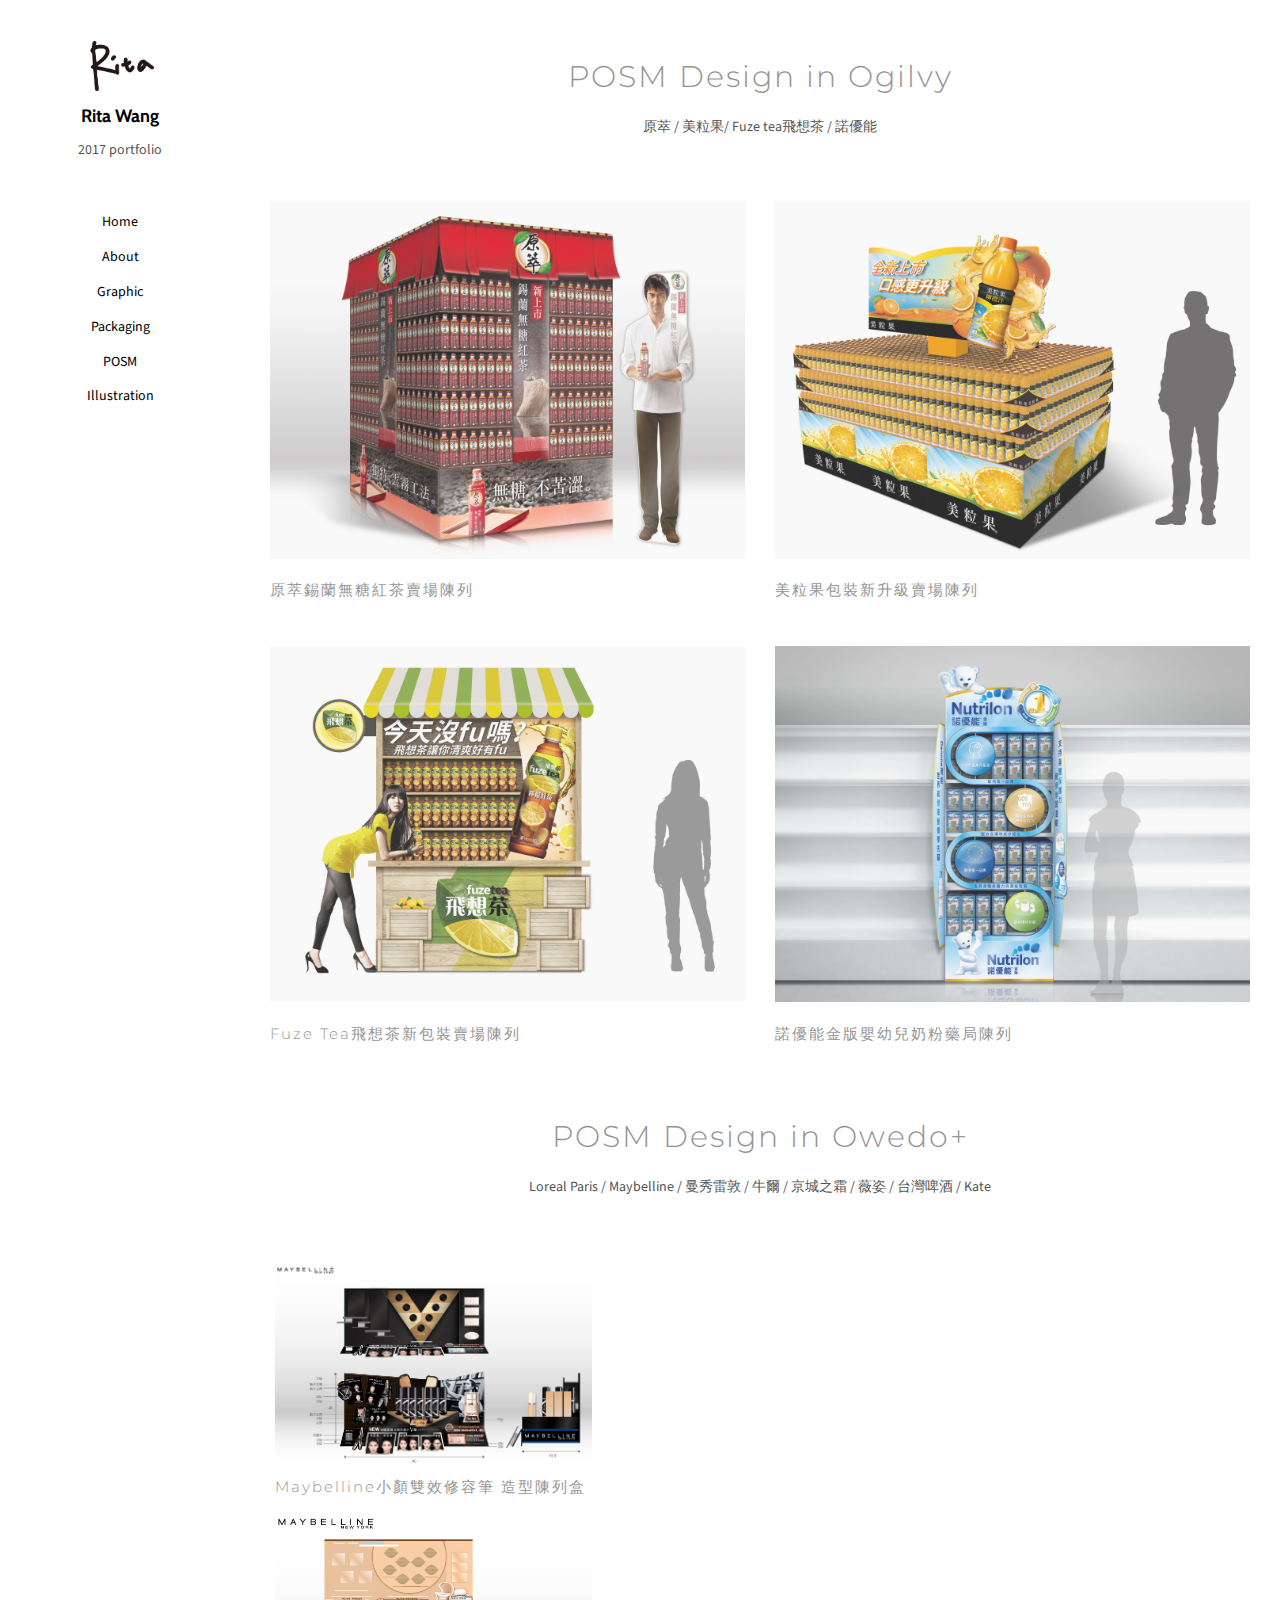
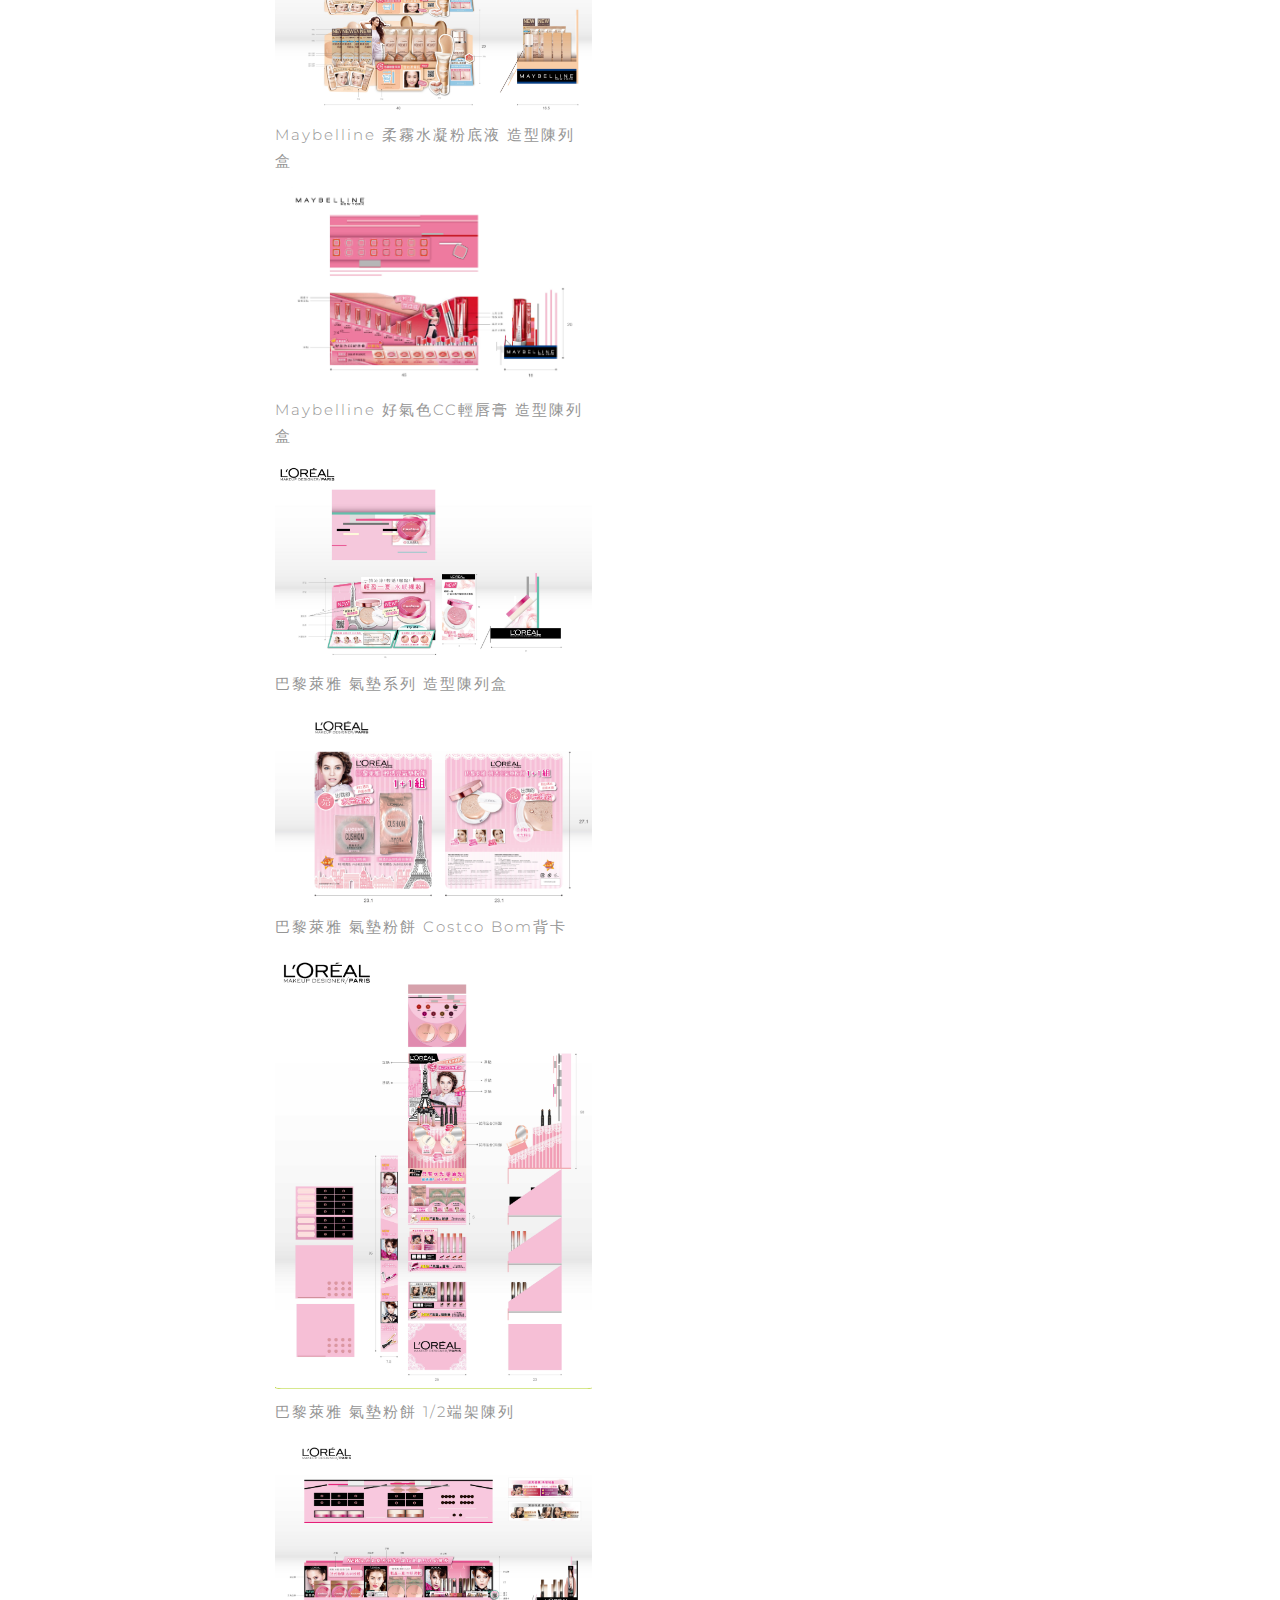
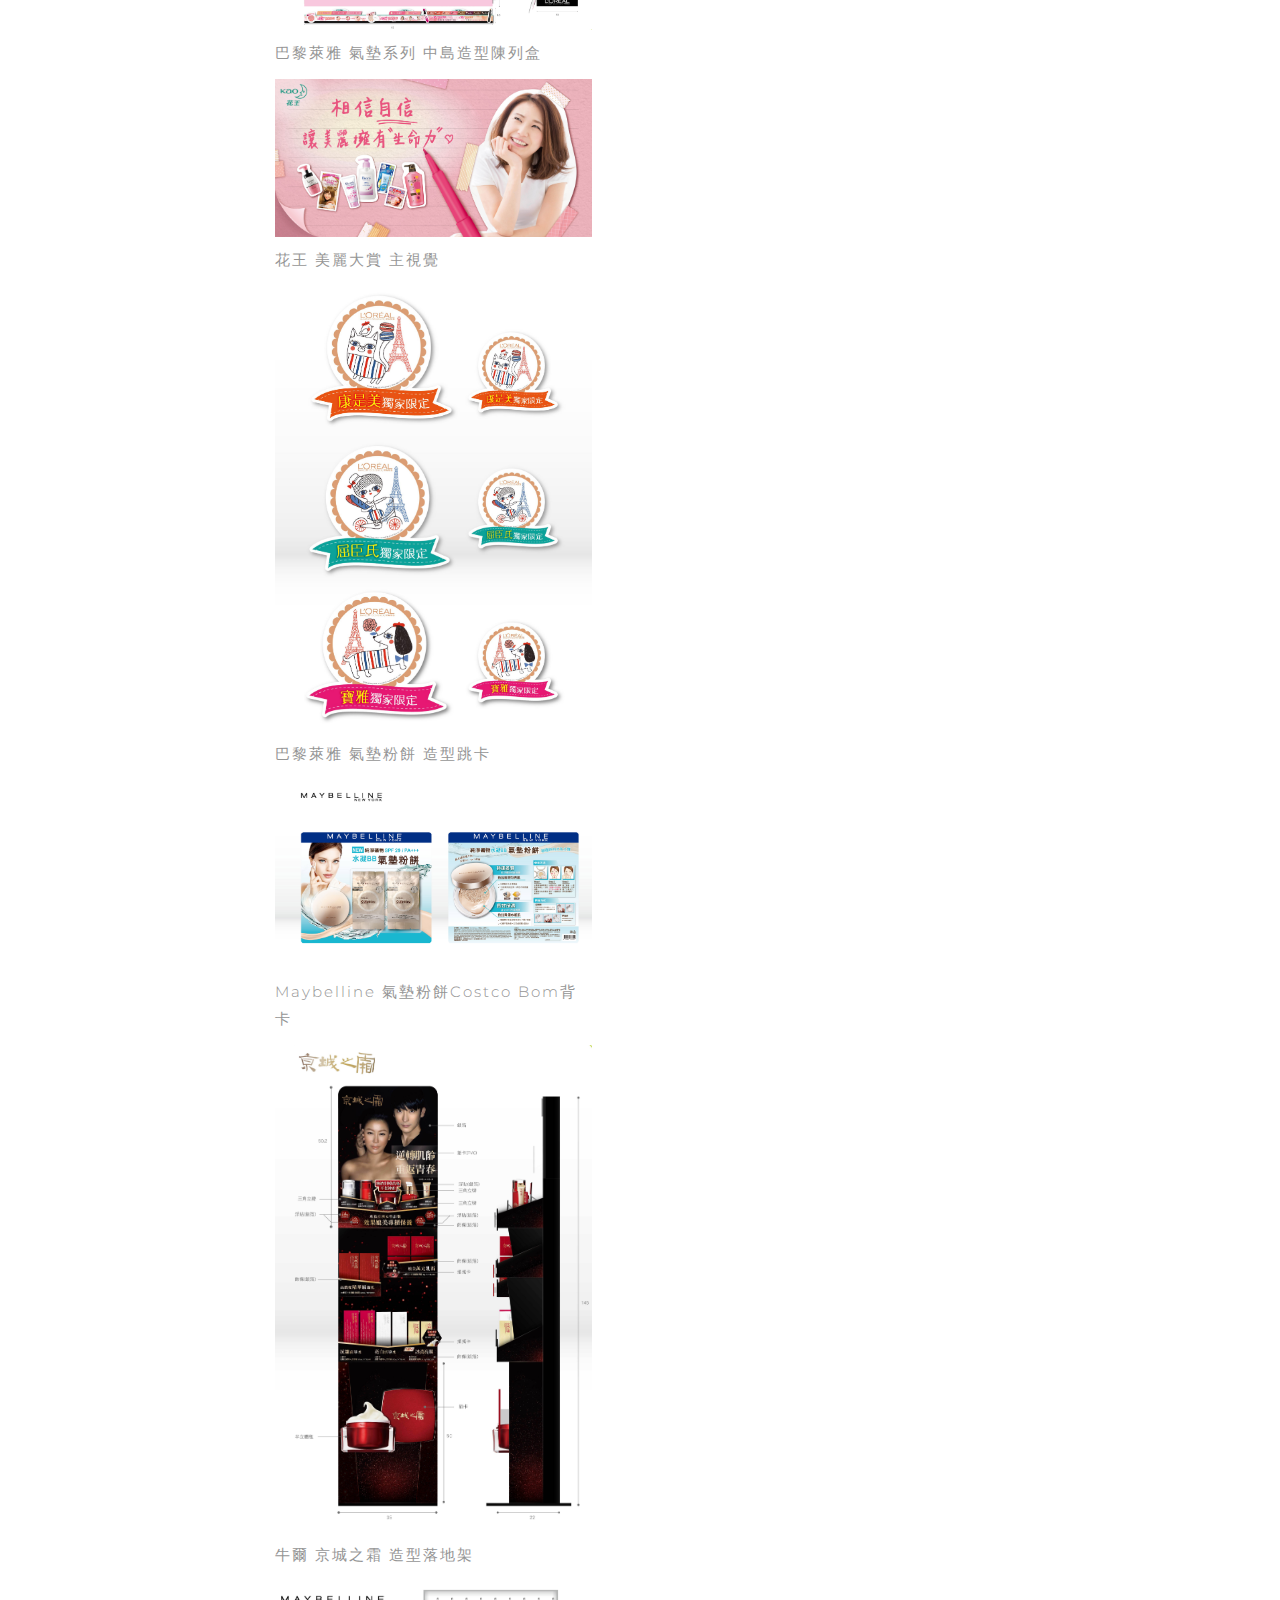
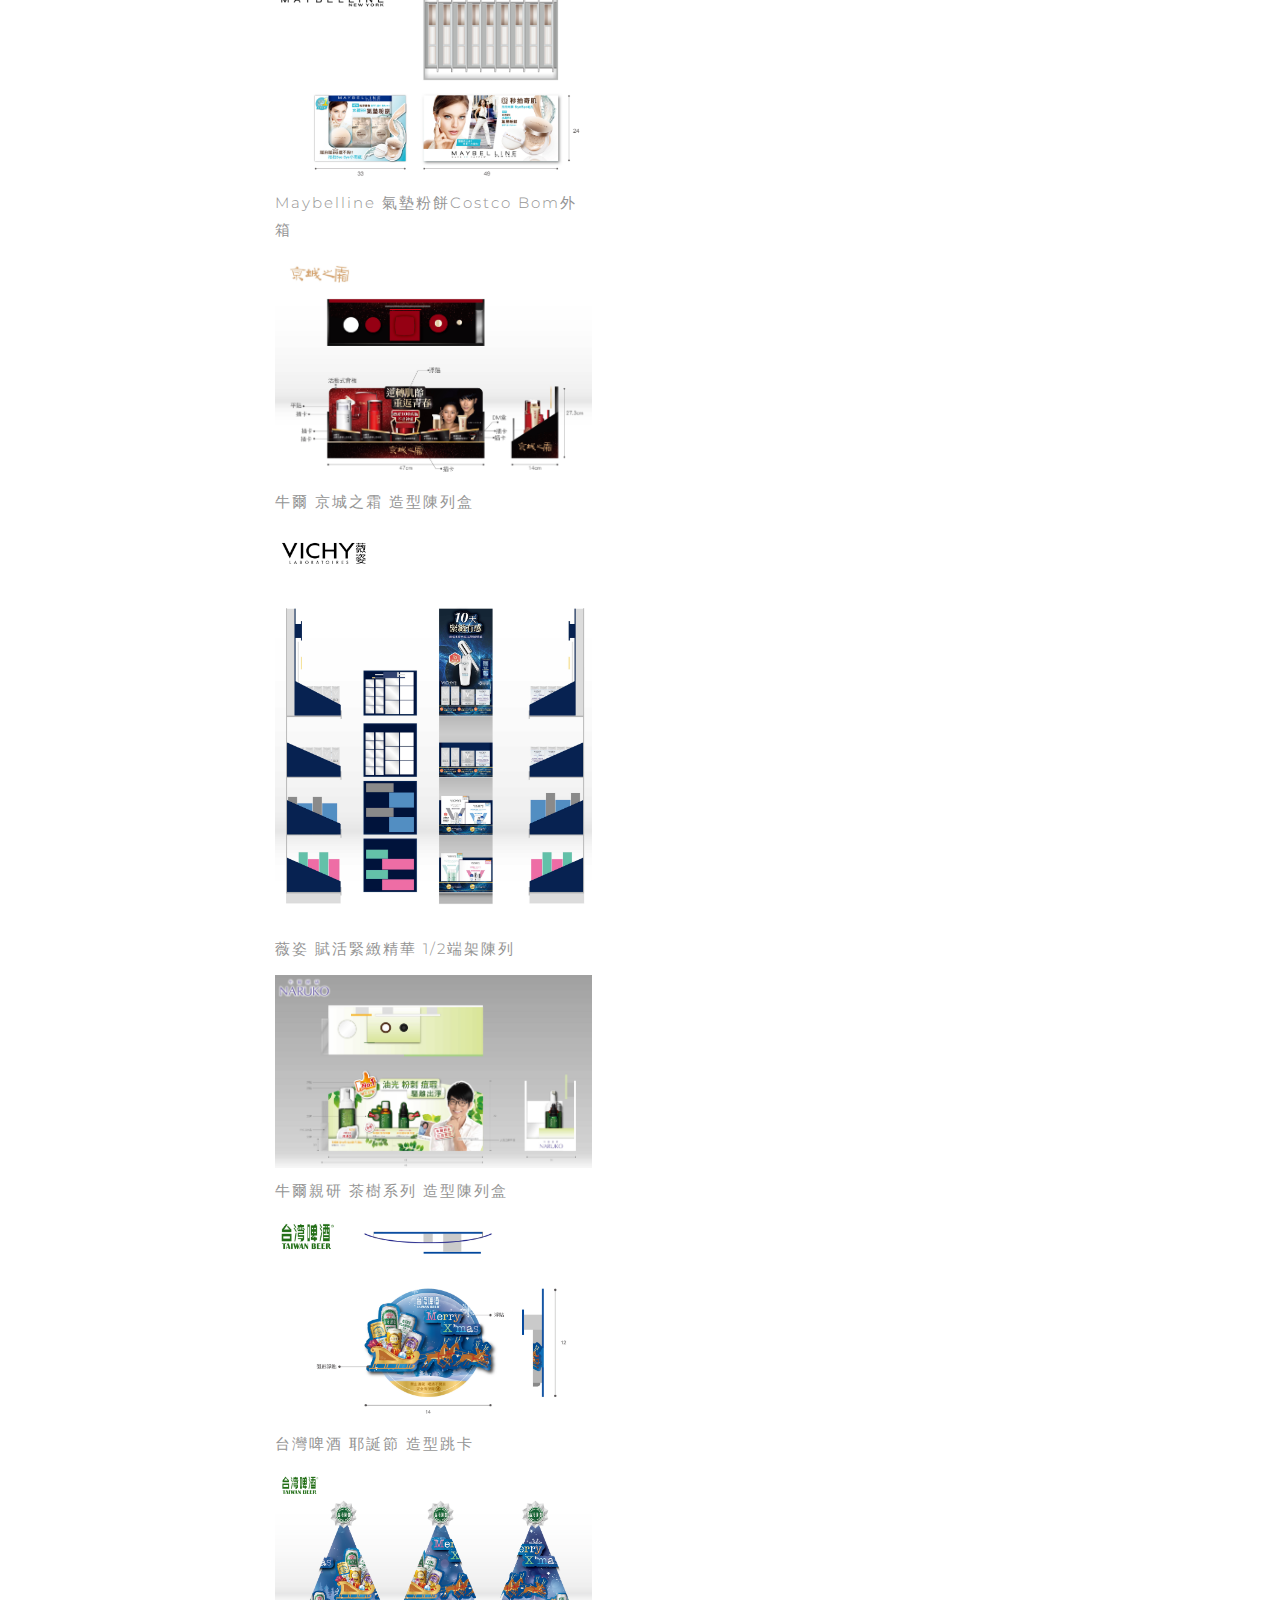
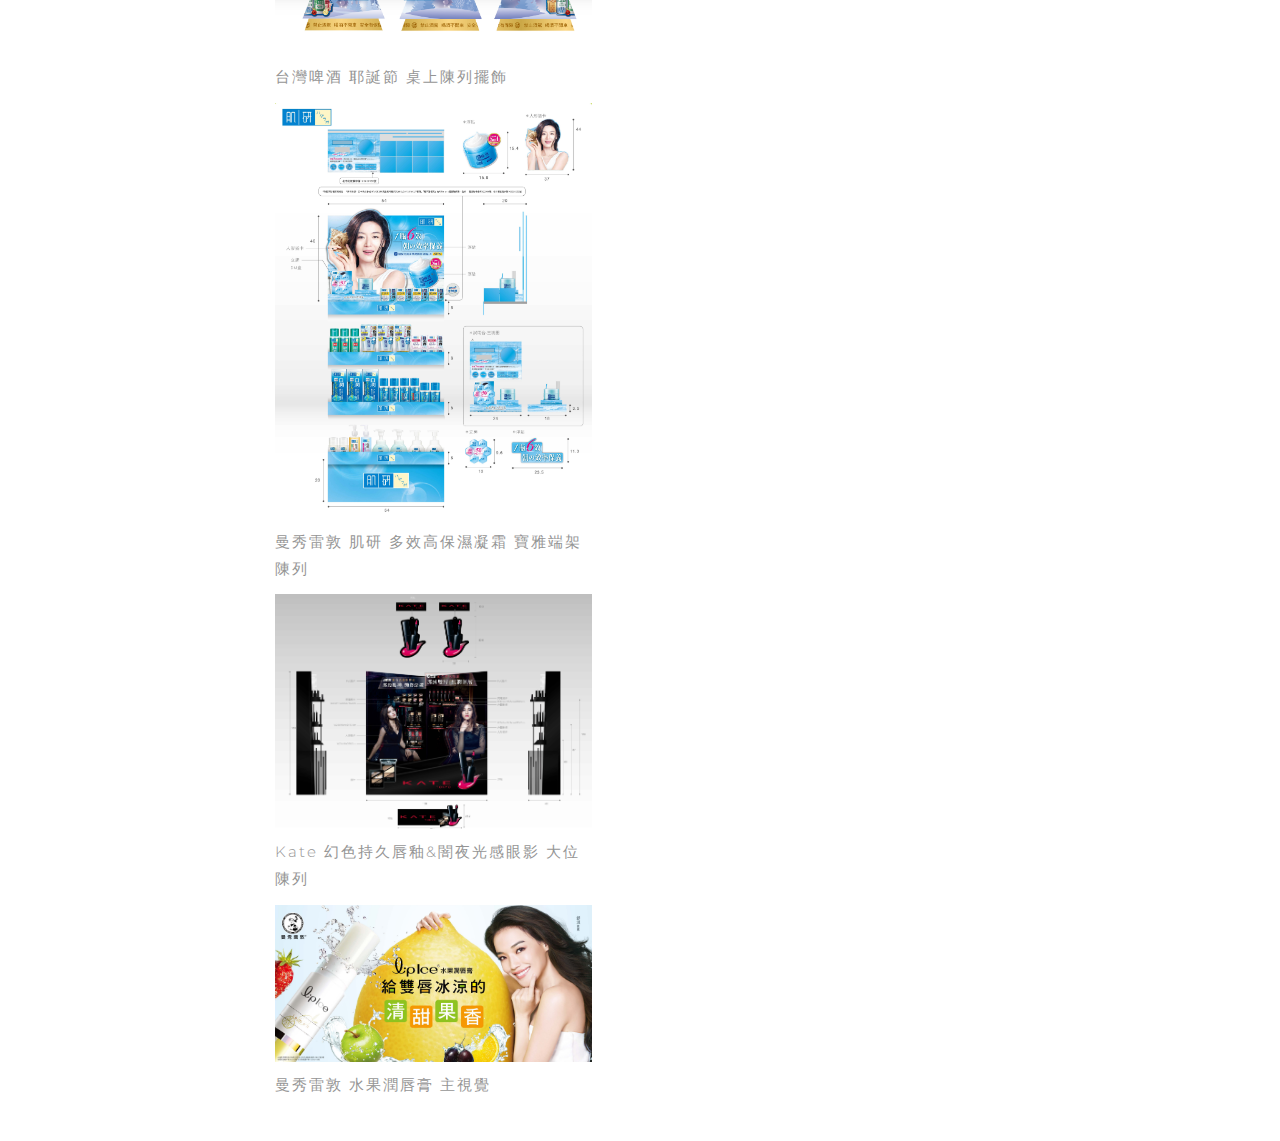
<file: posm.html>
<!DOCTYPE html>
<html lang="en">

<head>
    <meta charset="UTF-8">
    <meta content="IE=edge" http-equiv="X-UA-Compatible">
    <meta content="width=device-width,initial-scale=1" name="viewport">
    <meta content="description" name="description">
    <meta name="google" content="notranslate" />
    <meta content="Mashup templates have been developped by Orson.io team" name="author">

    <!-- Disable tap highlight on IE -->
    <meta name="msapplication-tap-highlight" content="no">

    <link href="./assets/apple-icon-180x180.png" rel="apple-touch-icon">
    <link href="./assets/favicon.ico" rel="icon">
    <link href="./assets/mystyle.css" rel="stylesheet">
    <link rel="stylesheet" href="https://fonts.googleapis.com/css?family=Montserrat:300,400,600">
    <link href="./assets/lightbox/css/lightbox.min.css" rel="stylesheet">


    <title>Rita Wnag - POSM</title>

    <link href="./main.82cfd66e.css" rel="stylesheet">
</head>

<body>

    <!-- Add your content of header -->
    <header class="">
        <div class="navbar navbar-default visible-xs">
            <button type="button" class="navbar-toggle collapsed">
        <span class="sr-only">Toggle navigation</span>
        <span class="icon-bar"></span>
        <span class="icon-bar"></span>
        <span class="icon-bar"></span>
      </button>
            <a href="./index.html" class="navbar-brand">Rita Wang</a>
        </div>

        <nav class="sidebar">
            <div class="navbar-collapse" id="navbar-collapse">
                <div class="site-header hidden-xs">
                    <a class="site-brand" href="./index.html" title="">
                        <div class="row">
                            <img class="sign" alt="" src="./assets/about/Sign.png">
                        </div>

                        Rita Wang
                    </a>
                    <p>2017 portfolio
                    </p>
                </div>
                <ul class="nav">
                    <li><a href="./index.html" title="">Home</a></li>
                    <li><a href="./about.html" title="">About</a></li>
                    <li><a href="./graphic.html" title="">Graphic</a></li>
                    <li><a href="./packaging.html" title="">Packaging</a></li>
                    <li><a href="./posm.html" title="">POSM</a></li>
                    <li><a href="./illustration.html" title="">Illustration</a></li>
                    <!-- <li><a href="./contact.html" title="">Contact</a></li> -->
                </ul>
            </div>
        </nav>
    </header>
    <main class="" id="main-collapse">


        <div class="row">
            <div class="col-xs-12 section-container-spacer">
                <div class="title-center">
                    <p class="main-title">POSM Design in Ogilvy</p>
                    <p>原萃 / 美粒果/ Fuze tea飛想茶 / 諾優能 </p>
                </div>
            </div>

            <div class="col-xs-12 col-md-6 section-container-spacer">
                <a class="my-collection" href="detail.html?blacktea">
          <img class="img-responsive" alt="" src="./assets/posm/index/01.jpg">
        </a>
                <p class="graphic-title">原萃錫蘭無糖紅茶賣場陳列</p>
            </div>

            <div class="col-xs-12 col-md-6 section-container-spacer">
                <a class="my-collection" href="detail.html?mini">
          <img class="img-responsive" alt="" src="./assets/posm/index/02.jpg">
        </a>
                <p class="graphic-title">美粒果包裝新升級賣場陳列 </p>
            </div>
            <div class="col-xs-12 col-md-6 section-container-spacer">
                <a class="my-collection" href="detail.html?fuzetea">
          <img class="img-responsive" alt="" src="./assets/posm/index/03.jpg">
        </a>
                <p class="graphic-title">Fuze Tea飛想茶新包裝賣場陳列 </p>
            </div>
            <div class="col-xs-12 col-md-6 section-container-spacer">
                <a class="my-collection" href="detail.html?nu">
          <img class="img-responsive" alt="" src="./assets/posm/index/04.jpg">
        </a>
                <p class="graphic-title">諾優能金版嬰幼兒奶粉藥局陳列</p>
            </div>

        </div>

        <div class="row">
            <div class="col-xs-12 section-container-spacer">
                <div class="title-center">
                    <p class="main-title">POSM Design in Owedo+</p>
                    <p>Loreal Paris / Maybelline / 曼秀雷敦 / 牛爾 / 京城之霜 / 薇姿 / 台灣啤酒 / Kate</p>
                </div>
            </div>
        </div>


        <div class="row">

            <div class="hero-full-wrapper" style="margin:0 2%;">
                <div class="grid">
                    <div class="gutter-sizer"></div>
                    <div class="grid-sizer"></div>

                    <div class="grid-item">
                        <a href="./assets/posm/05/萊雅_MBL_極深V小顏修容系列_壁櫃半米HS_19.jpg" data-lightbox="collection" data-title="Maybelline小顏雙效修容筆 造型陳列盒">
                        <img class="img-responsive" alt="" src="./assets/posm/05/萊雅_MBL_極深V小顏修容系列_壁櫃半米HS_19.jpg">
                    </a>
                        <p class="graphic-title">Maybelline小顏雙效修容筆 造型陳列盒 </p>
                    </div>
                    <div class="grid-item">
                        <a href="./assets/posm/05/萊雅_MBL_夢幻奇蹟柔霧水凝粉底_造型HS_12.jpg" data-lightbox="collection" data-title="Maybelline 柔霧水凝粉底液 造型陳列盒">
                        <img class="img-responsive" alt="" src="./assets/posm/05/萊雅_MBL_夢幻奇蹟柔霧水凝粉底_造型HS_12.jpg">
                    </a>
                        <p class="graphic-title">Maybelline 柔霧水凝粉底液 造型陳列盒</p>
                    </div>
                    <div class="grid-item">
                        <a href="./assets/posm/05/萊雅_lip Flush 製作物_HS_B03.jpg" data-lightbox="collection" data-title="Maybelline 好氣色CC輕唇膏 造型陳列盒">
                        <img class="img-responsive" alt="" src="./assets/posm/05/萊雅_lip Flush 製作物_HS_B03.jpg">
                    </a>
                        <p class="graphic-title">Maybelline 好氣色CC輕唇膏 造型陳列盒</p>
                    </div>
                    <div class="grid-item">
                        <a href="./assets/posm/05/萊雅_make up 氣墊全系列製作物_BTQ HS_08.jpg" data-lightbox="collection" data-title="巴黎萊雅 氣墊系列 造型陳列盒">
                        <img class="img-responsive" alt="" src="./assets/posm/05/萊雅_make up 氣墊全系列製作物_BTQ HS_08.jpg">
                    </a>
                        <p class="graphic-title">巴黎萊雅 氣墊系列 造型陳列盒</p>
                    </div>

                    <div class="grid-item">
                        <a href="./assets/posm/05/萊雅_make up_Costco BOM 背卡-02.jpg" data-lightbox="collection" data-title="巴黎萊雅 氣墊粉餅 Costco Bom背卡">
                        <img class="img-responsive" alt="" src="./assets/posm/05/萊雅_make up_Costco BOM 背卡-02.jpg">
                    </a>
                        <p class="graphic-title">巴黎萊雅 氣墊粉餅 Costco Bom背卡</p>
                    </div>

                    <div class="grid-item">
                        <a href="./assets/posm/05/萊雅_make up_cushion半座TG_03.jpg" data-lightbox="collection" data-title="巴黎萊雅 氣墊粉餅 1/2端架陳列">
                        <img class="img-responsive" alt="" src="./assets/posm/05/萊雅_make up_cushion半座TG_03.jpg">
                    </a>
                        <p class="graphic-title">巴黎萊雅 氣墊粉餅 1/2端架陳列</p>
                    </div>
                    <div class="grid-item">
                        <a href="./assets/posm/05/萊雅_make up氣墊全系列製作物_CSM中島HS_07.jpg" data-lightbox="collection" data-title="巴黎萊雅 氣墊系列 中島造型陳列盒">
                        <img class="img-responsive" alt="" src="./assets/posm/05/萊雅_make up氣墊全系列製作物_CSM中島HS_07.jpg">
                    </a>
                        <p class="graphic-title">巴黎萊雅 氣墊系列 中島造型陳列盒</p>
                    </div>
                    <div class="grid-item">
                        <a href="./assets/posm/05/花王_WSN_KV比稿_01.jpg" data-lightbox="collection" data-title="花王 美麗大賞 主視覺">
                        <img class="img-responsive" alt="" src="./assets/posm/05/花王_WSN_KV比稿_01.jpg">
                    </a>
                        <p class="graphic-title">花王 美麗大賞 主視覺</p>
                    </div>
                    <div class="grid-item">
                        <a href="./assets/posm/05/萊雅_make up_浮貼圖案 _02.jpg" data-lightbox="collection" data-title="巴黎萊雅 氣墊粉餅 造型跳卡">
                        <img class="img-responsive" alt="" src="./assets/posm/05/萊雅_make up_浮貼圖案 _02.jpg">
                    </a>
                        <p class="graphic-title">巴黎萊雅 氣墊粉餅 造型跳卡 </p>
                    </div>
                    <div class="grid-item">
                        <a href="./assets/posm/05/萊雅_MBL_氣墊粉餅_Costco BOM_背卡_09.jpg" data-lightbox="collection" data-title="Maybelline 氣墊粉餅Costco Bom背卡">
                        <img class="img-responsive" alt="" src="./assets/posm/05/萊雅_MBL_氣墊粉餅_Costco BOM_背卡_09.jpg">
                    </a>
                        <p class="graphic-title">Maybelline 氣墊粉餅Costco Bom背卡</p>
                    </div>
                    <div class="grid-item">
                        <a href="./assets/posm/05/美之本_牛爾_京城之霜落地架比稿_07.jpg" data-lightbox="collection" data-title="牛爾 京城之霜 造型落地架">
                        <img class="img-responsive" alt="" src="./assets/posm/05/美之本_牛爾_京城之霜落地架比稿_07.jpg">
                    </a>
                        <p class="graphic-title">牛爾 京城之霜 造型落地架</p>
                    </div>
                    <div class="grid-item">
                        <a href="./assets/posm/05/萊雅_MBL_氣墊粉餅_Costco BOM_墊箱_09.jpg" data-lightbox="collection" data-title="Maybelline 氣墊粉餅Costco Bom外箱">
                        <img class="img-responsive" alt="" src="./assets/posm/05/萊雅_MBL_氣墊粉餅_Costco BOM_墊箱_09.jpg">
                    </a>
                        <p class="graphic-title">Maybelline 氣墊粉餅Costco Bom外箱</p>
                    </div>

                    <div class="grid-item">
                        <a href="./assets/posm/05/美之本_牛爾_京城之霜_試用小台_A05.jpg" data-lightbox="collection" data-title="牛爾 京城之霜 造型陳列盒">
                        <img class="img-responsive" alt="" src="./assets/posm/05/美之本_牛爾_京城之霜_試用小台_A05.jpg">
                    </a>
                        <p class="graphic-title">牛爾 京城之霜 造型陳列盒</p>
                    </div>

                    <div class="grid-item">
                        <a href="./assets/posm/05/萊雅_薇姿_CSM2016-11檔專案架_A04.jpg" data-lightbox="collection" data-title="薇姿 賦活緊緻精華 1/2端架陳列">
                        <img class="img-responsive" alt="" src="./assets/posm/05/萊雅_薇姿_CSM2016-11檔專案架_A04.jpg">
                    </a>
                        <p class="graphic-title">薇姿 賦活緊緻精華 1/2端架陳列</p>
                    </div>
                    <div class="grid-item">
                        <a href="./assets/posm/05/美之本_牛爾_Naruko茶樹試用品台-WSN_05.jpg" data-lightbox="collection" data-title="牛爾親研 茶樹系列 造型陳列盒">
                        <img class="img-responsive" alt="" src="./assets/posm/05/美之本_牛爾_Naruko茶樹試用品台-WSN_05.jpg">
                    </a>
                        <p class="graphic-title">牛爾親研 茶樹系列 造型陳列盒</p>
                    </div>
                    <div class="grid-item">
                        <a href="./assets/posm/05/台灣菸酒_104年聖誕節慶製作物_跳卡_04.jpg" data-lightbox="collection" data-title="台灣啤酒 耶誕節 造型跳卡">
                        <img class="img-responsive" alt="" src="./assets/posm/05/台灣菸酒_104年聖誕節慶製作物_跳卡_04.jpg">
                    </a>
                        <p class="graphic-title">台灣啤酒 耶誕節 造型跳卡 </p>
                    </div>
                    <div class="grid-item">
                        <a href="./assets/posm/05/台灣菸酒_104年聖誕節慶製作物_桌上立牌_06.jpg" data-lightbox="collection" data-title="台灣啤酒 耶誕節 桌上陳列擺飾">
                        <img class="img-responsive" alt="" src="./assets/posm/05/台灣菸酒_104年聖誕節慶製作物_桌上立牌_06.jpg">
                    </a>
                        <p class="graphic-title">台灣啤酒 耶誕節 桌上陳列擺飾</p>
                    </div>
                    <div class="grid-item">
                        <a href="./assets/posm/05/曼秀雷敦_POYA 1605檔HL UV熱區_12.jpg" data-lightbox="collection" data-title="曼秀雷敦 肌研 多效高保濕凝霜 寶雅端架陳列">
                        <img class="img-responsive" alt="" src="./assets/posm/05/曼秀雷敦_POYA 1605檔HL UV熱區_12.jpg">
                    </a>
                        <p class="graphic-title">曼秀雷敦 肌研 多效高保濕凝霜 寶雅端架陳列</p>
                    </div>
                    <div class="grid-item">
                        <a href="./assets/posm/05/鐘紡_KATE_POYA大位比稿_A01-02.jpg" data-lightbox="collection" data-title="Kate 幻色持久唇釉&闇夜光感眼影 大位陳列 ">
                        <img class="img-responsive" alt="" src="./assets/posm/05/鐘紡_KATE_POYA大位比稿_A01-02.jpg">
                    </a>
                        <p class="graphic-title">Kate 幻色持久唇釉&闇夜光感眼影 大位陳列 </p>
                    </div>
                    <div class="grid-item">
                        <a href="./assets/posm/05/曼秀雷敦_Lup Ice 水果潤唇膏_KV_B09.jpg" data-lightbox="collection" data-title="曼秀雷敦 水果潤唇膏 主視覺">
                            <img class="img-responsive" alt="" src="./assets/posm/05/曼秀雷敦_Lup Ice 水果潤唇膏_KV_B09.jpg">
                        </a>
                        <p class="graphic-title">曼秀雷敦 水果潤唇膏 主視覺</p>
                    </div>

                </div>
            </div>

        </div>
    </main>

    <script src="https://code.jquery.com/jquery-3.2.1.min.js" integrity="sha256-hwg4gsxgFZhOsEEamdOYGBf13FyQuiTwlAQgxVSNgt4="
        crossorigin="anonymous"></script>
    <script src="./assets/lightbox/js/lightbox.js"></script>
    <script>
        lightbox.option({
            'resizeDuration': 200,
            'wrapAround': false
        })
        document.addEventListener("DOMContentLoaded", function (event) {
            masonryBuild();
            navbarToggleSidebar();
            navActivePage();
        });
    </script>

    <script type="text/javascript" src="./main.85741bff.js"></script>
</body>

</html>
</file>
<file: assets/mystyle.css>
/* @media (min-width: 768px){

} */

@media (max-width: 992px){
    #myPhoto {
        height: 300px;
        width: 100%;
        background-image: url('about/Photo.jpg');
        background-repeat: no-repeat;
        background-position: top;
        background-size: cover
    }
}

@media(min-width:993px){
    #myPhoto {
        height: 100vh;
        width: 100%;
        background-image: url('about/Photo.jpg');
        background-repeat: no-repeat;
        background-size: contain
    }

    main {
        margin-left: 300px;
    }

    .sidebar{
        width: 300px;
    }
}

.reveal-content input{
    border: none;
    background-color: rgb(244, 244, 244);
    color: black;
}


.reveal-content textarea{
    border: none;
    background-color: rgb(244, 244, 244);
    color: black;
}


.reveal-content input:hover{
    background-color: white;
}


.reveal-content textarea:hover{
    background-color: white;
}

#navbar-collapse{
    text-align: center;
}

.title-center{
    text-align: center;
    margin: 20px 0;
    display: inline-block;
    width: 100%;
    
}

.divider {
    border: 0;
    border-top: 10px solid rgb(149, 149, 149);
    width: 25%;
    display: block;
    margin: 24px 0;
  }


.divider-thin {
    border: 0;
    border-top: 2px solid black;
    width: 25%;
    display: inline-block;
    text-align: center;
    margin: 5px 0;
}

  h1 {
    color: rgb(149, 149, 149)!important;
  }

  .main-title{
    color: rgb(149, 149, 149);
    letter-spacing: 2px;
    font-family: Montserrat;
    font-weight: 300;
    font-size: 3rem;
  }

  .sub-title{
    color: rgb(149, 149, 149);
    letter-spacing: 2px;
    font-family: Montserrat;
    font-weight: 300;
    font-size: 2rem;
  }

  .graphic-title{
      font-size: 1.5rem;
      color: rgb(149, 149, 149);
      letter-spacing: 2px;
      font-family: Montserrat;
      font-weight: 300;
      margin-top: 10px;
  }

  .sign{
    height: 70px;
    width:auto;
    display: block;
    margin: 0 auto 0 auto;
  }

  .send2me{
      border: 2px solid black;
      color: black;
      font-family: Montserrat;
      font-size: 10px;
      text-transform: uppercase;
      color: rgb(0, 0, 0);
      padding-bottom: 15px;
      letter-spacing: 0.15em;
      padding: 15px 30px;
      background-color: rgba(0, 0, 0, 0);
  }

  .send2me:hover{
      background-color: black;
      color: white;
}

.my-collection{
    width: 100%;
    /* height: 300px; */
    overflow: hidden;
    cursor: pointer;
    display: inline-block;
    z-index: 1000;
    background-color: rgba(149, 149, 149,0.3)
}

.my-collection img{
    width: 100%;
    opacity: 0.8;
}

.my-collection img:hover{
    opacity: 1;
}


.my-work{
    width: 100%;
    overflow: hidden;
    cursor: pointer;
    display: inline-block;
    color: black;
    text-decoration: none;
}


.my-work:hover{
    color: black;
    text-decoration: none;
}

.my-work ul{
    padding: 0 20px;

}

.my-work img{
    height: 50px;
}

.container{
    margin: 0 7%;
}
</file>
<file: main.82cfd66e.css>
@import url(https://fonts.googleapis.com/css?family=Cabin:400,700|Source+Sans+Pro:400,700);@import url(https://maxcdn.bootstrapcdn.com/font-awesome/4.7.0/css/font-awesome.min.css);/*!
 * Bootstrap v3.3.7 (http://getbootstrap.com)
 * Copyright 2011-2016 Twitter, Inc.
 * Licensed under MIT (https://github.com/twbs/bootstrap/blob/master/LICENSE)
 */
/*! normalize.css v3.0.3 | MIT License | github.com/necolas/normalize.css */html{font-family:sans-serif;-ms-text-size-adjust:100%;-webkit-text-size-adjust:100%}body{margin:0}article,aside,details,figcaption,figure,footer,header,hgroup,main,menu,nav,section,summary{display:block}audio,canvas,progress,video{display:inline-block;vertical-align:baseline}audio:not([controls]){display:none;height:0}[hidden],template{display:none}a{background-color:transparent}a:active,a:hover{outline:0}abbr[title]{border-bottom:1px dotted}b,strong{font-weight:700}dfn{font-style:italic}h1{font-size:2em;margin:.67em 0}mark{background:#ff0;color:#000}small{font-size:80%}sub,sup{font-size:75%;line-height:0;position:relative;vertical-align:baseline}sup{top:-.5em}sub{bottom:-.25em}img{border:0}svg:not(:root){overflow:hidden}figure{margin:1em 40px}hr{box-sizing:content-box;height:0}pre{overflow:auto}code,kbd,pre,samp{font-family:monospace,monospace;font-size:1em}button,input,optgroup,select,textarea{color:inherit;font:inherit;margin:0}button{overflow:visible}button,select{text-transform:none}button,html input[type=button],input[type=reset],input[type=submit]{-webkit-appearance:button;cursor:pointer}button[disabled],html input[disabled]{cursor:default}button::-moz-focus-inner,input::-moz-focus-inner{border:0;padding:0}input{line-height:normal}input[type=checkbox],input[type=radio]{box-sizing:border-box;padding:0}input[type=number]::-webkit-inner-spin-button,input[type=number]::-webkit-outer-spin-button{height:auto}input[type=search]{-webkit-appearance:textfield;box-sizing:content-box}input[type=search]::-webkit-search-cancel-button,input[type=search]::-webkit-search-decoration{-webkit-appearance:none}fieldset{border:1px solid silver;margin:0 2px;padding:.35em .625em .75em}textarea{overflow:auto}optgroup{font-weight:700}table{border-collapse:collapse;border-spacing:0}td,th{padding:0}

/*! Source: https://github.com/h5bp/html5-boilerplate/blob/master/src/css/main.css */@media print{*,:after,:before{background:transparent!important;color:#000!important;box-shadow:none!important;text-shadow:none!important}a,a:visited{text-decoration:underline}a[href]:after{content:" (" attr(href) ")"}abbr[title]:after{content:" (" attr(title) ")"}a[href^="#"]:after,a[href^="javascript:"]:after{content:""}blockquote,pre{border:1px solid #999;page-break-inside:avoid}thead{display:table-header-group}img,tr{page-break-inside:avoid}img{max-width:100%!important}h2,h3,p{orphans:3;widows:3}h2,h3{page-break-after:avoid}.navbar{display:none}.btn>.caret,.dropup>.btn>.caret{border-top-color:#000!important}.label{border:1px solid #000}.table{border-collapse:collapse!important}.table td,.table th{background-color:#fff!important}.table-bordered td,.table-bordered th{border:1px solid #ddd!important}}*,:after,:before{-webkit-box-sizing:border-box;-moz-box-sizing:border-box;box-sizing:border-box}html{font-size:10px;-webkit-tap-highlight-color:transparent}body{font-family:Source Sans Pro,Helvetica,Arial,sans-serif;font-size:14px;line-height:1.78;color:#555;background-color:#fff}button,input,select,textarea{font-family:inherit;font-size:inherit;line-height:inherit}a{color:#ff6360;text-decoration:none}a:focus,a:hover{color:#ff1814;text-decoration:underline}a:focus{outline:5px auto -webkit-focus-ring-color;outline-offset:-2px}figure{margin:0}img{vertical-align:middle}.img-responsive{display:block;max-width:100%;height:auto}.img-rounded{border-radius:2px}.img-thumbnail{padding:4px;line-height:1.78;background-color:#fff;border:1px solid #ddd;border-radius:2px;-webkit-transition:all .2s ease-in-out;-o-transition:all .2s ease-in-out;transition:all .2s ease-in-out;display:inline-block;max-width:100%;height:auto}.img-circle{border-radius:50%}hr{margin-top:24px;margin-bottom:24px;border:0;border-top:1px solid #eee}.sr-only{position:absolute;width:1px;height:1px;margin:-1px;padding:0;overflow:hidden;clip:rect(0,0,0,0);border:0}.sr-only-focusable:active,.sr-only-focusable:focus{position:static;width:auto;height:auto;margin:0;overflow:visible;clip:auto}[role=button]{cursor:pointer}.h1,.h2,.h3,.h4,.h5,.h6,h1,h2,h3,h4,h5,h6{font-family:Cabin,Helvetica,Arial,sans-serif;font-weight:700;line-height:1.1;color:#000}.h1 .small,.h1 small,.h2 .small,.h2 small,.h3 .small,.h3 small,.h4 .small,.h4 small,.h5 .small,.h5 small,.h6 .small,.h6 small,h1 .small,h1 small,h2 .small,h2 small,h3 .small,h3 small,h4 .small,h4 small,h5 .small,h5 small,h6 .small,h6 small{font-weight:400;line-height:1;color:#777}.h1,.h2,.h3,h1,h2,h3{margin-top:24px;margin-bottom:12px}.h1 .small,.h1 small,.h2 .small,.h2 small,.h3 .small,.h3 small,h1 .small,h1 small,h2 .small,h2 small,h3 .small,h3 small{font-size:65%}.h4,.h5,.h6,h4,h5,h6{margin-top:12px;margin-bottom:12px}.h4 .small,.h4 small,.h5 .small,.h5 small,.h6 .small,.h6 small,h4 .small,h4 small,h5 .small,h5 small,h6 .small,h6 small{font-size:75%}.h1,h1{font-size:44px}.h2,h2{font-size:33px}.h3,h3{font-size:25px}.h4,h4{font-size:19px}.h5,h5{font-size:14px}.h6,h6{font-size:12px}p{margin:0 0 12px}.lead{margin-bottom:24px;font-size:16px;font-weight:300;line-height:1.4}@media (min-width:768px){.lead{font-size:21px}}.small,small{font-size:85%}.mark,mark{background-color:#fcf8e3;padding:.2em}.text-left{text-align:left}.text-right{text-align:right}.text-center{text-align:center}.text-justify{text-align:justify}.text-nowrap{white-space:nowrap}.text-lowercase{text-transform:lowercase}.initialism,.text-uppercase{text-transform:uppercase}.text-capitalize{text-transform:capitalize}.text-muted{color:#777}.text-primary{color:#ff6360}a.text-primary:focus,a.text-primary:hover{color:#ff312d}.text-success{color:#fff}a.text-success:focus,a.text-success:hover{color:#e6e6e6}.text-info{color:#31708f}a.text-info:focus,a.text-info:hover{color:#245269}.text-warning{color:#8a6d3b}a.text-warning:focus,a.text-warning:hover{color:#66512c}.text-danger{color:#fff}a.text-danger:focus,a.text-danger:hover{color:#e6e6e6}.bg-primary{color:#fff;background-color:#ff6360}a.bg-primary:focus,a.bg-primary:hover{background-color:#ff312d}.bg-success{background-color:#57ce6e}a.bg-success:focus,a.bg-success:hover{background-color:#37bb50}.bg-info{background-color:#d9edf7}a.bg-info:focus,a.bg-info:hover{background-color:#afd9ee}.bg-warning{background-color:#fcf8e3}a.bg-warning:focus,a.bg-warning:hover{background-color:#f7ecb5}.bg-danger{background-color:#ee624b}a.bg-danger:focus,a.bg-danger:hover{background-color:#ea391c}.page-header{padding-bottom:11px;margin:48px 0 24px;border-bottom:1px solid #eee}ol,ul{margin-top:0;margin-bottom:12px}ol ol,ol ul,ul ol,ul ul{margin-bottom:0}.list-inline,.list-unstyled{padding-left:0;list-style:none}.list-inline{margin-left:-5px}.list-inline>li{display:inline-block;padding-left:5px;padding-right:5px}dl{margin-top:0;margin-bottom:24px}dd,dt{line-height:1.78}dt{font-weight:700}dd{margin-left:0}.dl-horizontal dd:after,.dl-horizontal dd:before{content:" ";display:table}.dl-horizontal dd:after{clear:both}@media (min-width:768px){.dl-horizontal dt{float:left;width:160px;clear:left;text-align:right;overflow:hidden;text-overflow:ellipsis;white-space:nowrap}.dl-horizontal dd{margin-left:180px}}abbr[data-original-title],abbr[title]{cursor:help;border-bottom:1px dotted #777}.initialism{font-size:90%}blockquote{padding:12px 24px;margin:0 0 24px;font-size:17.5px;border-left:5px solid #eee}blockquote ol:last-child,blockquote p:last-child,blockquote ul:last-child{margin-bottom:0}blockquote .small,blockquote footer,blockquote small{display:block;font-size:80%;line-height:1.78;color:#777}blockquote .small:before,blockquote footer:before,blockquote small:before{content:"\2014   \A0"}.blockquote-reverse,blockquote.pull-right{padding-right:15px;padding-left:0;border-right:5px solid #eee;border-left:0;text-align:right}.blockquote-reverse .small:before,.blockquote-reverse footer:before,.blockquote-reverse small:before,blockquote.pull-right .small:before,blockquote.pull-right footer:before,blockquote.pull-right small:before{content:""}.blockquote-reverse .small:after,.blockquote-reverse footer:after,.blockquote-reverse small:after,blockquote.pull-right .small:after,blockquote.pull-right footer:after,blockquote.pull-right small:after{content:"\A0   \2014"}address{margin-bottom:24px;font-style:normal;line-height:1.78}code,kbd,pre,samp{font-family:Menlo,Monaco,Consolas,Courier New,monospace}code{color:#c7254e;background-color:#f9f2f4}code,kbd{padding:2px 4px;font-size:90%;border-radius:2px}kbd{color:#fff;background-color:#333;box-shadow:inset 0 -1px 0 rgba(0,0,0,.25)}kbd kbd{padding:0;font-size:100%;font-weight:700;box-shadow:none}pre{display:block;padding:11.5px;margin:0 0 12px;font-size:13px;line-height:1.78;word-break:break-all;word-wrap:break-word;color:#333;background-color:#f5f5f5;border:1px solid #ccc;border-radius:2px}pre code{padding:0;font-size:inherit;color:inherit;white-space:pre-wrap;background-color:transparent;border-radius:0}.pre-scrollable{max-height:340px;overflow-y:scroll}.container{margin-right:auto;margin-left:auto;padding-left:15px;padding-right:15px}.container:after,.container:before{content:" ";display:table}.container:after{clear:both}@media (min-width:768px){.container{width:750px}}@media (min-width:992px){.container{width:970px}}@media (min-width:1200px){.container{width:1170px}}.container-fluid{margin-right:auto;margin-left:auto;padding-left:15px;padding-right:15px}.container-fluid:after,.container-fluid:before{content:" ";display:table}.container-fluid:after{clear:both}.row{margin-left:-15px;margin-right:-15px}.row:after,.row:before{content:" ";display:table}.row:after{clear:both}.col-lg-1,.col-lg-2,.col-lg-3,.col-lg-4,.col-lg-5,.col-lg-6,.col-lg-7,.col-lg-8,.col-lg-9,.col-lg-10,.col-lg-11,.col-lg-12,.col-md-1,.col-md-2,.col-md-3,.col-md-4,.col-md-5,.col-md-6,.col-md-7,.col-md-8,.col-md-9,.col-md-10,.col-md-11,.col-md-12,.col-sm-1,.col-sm-2,.col-sm-3,.col-sm-4,.col-sm-5,.col-sm-6,.col-sm-7,.col-sm-8,.col-sm-9,.col-sm-10,.col-sm-11,.col-sm-12,.col-xs-1,.col-xs-2,.col-xs-3,.col-xs-4,.col-xs-5,.col-xs-6,.col-xs-7,.col-xs-8,.col-xs-9,.col-xs-10,.col-xs-11,.col-xs-12{position:relative;min-height:1px;padding-left:15px;padding-right:15px}.col-xs-1,.col-xs-2,.col-xs-3,.col-xs-4,.col-xs-5,.col-xs-6,.col-xs-7,.col-xs-8,.col-xs-9,.col-xs-10,.col-xs-11,.col-xs-12{float:left}.col-xs-1{width:8.33333%}.col-xs-2{width:16.66667%}.col-xs-3{width:25%}.col-xs-4{width:33.33333%}.col-xs-5{width:41.66667%}.col-xs-6{width:50%}.col-xs-7{width:58.33333%}.col-xs-8{width:66.66667%}.col-xs-9{width:75%}.col-xs-10{width:83.33333%}.col-xs-11{width:91.66667%}.col-xs-12{width:100%}.col-xs-pull-0{right:auto}.col-xs-pull-1{right:8.33333%}.col-xs-pull-2{right:16.66667%}.col-xs-pull-3{right:25%}.col-xs-pull-4{right:33.33333%}.col-xs-pull-5{right:41.66667%}.col-xs-pull-6{right:50%}.col-xs-pull-7{right:58.33333%}.col-xs-pull-8{right:66.66667%}.col-xs-pull-9{right:75%}.col-xs-pull-10{right:83.33333%}.col-xs-pull-11{right:91.66667%}.col-xs-pull-12{right:100%}.col-xs-push-0{left:auto}.col-xs-push-1{left:8.33333%}.col-xs-push-2{left:16.66667%}.col-xs-push-3{left:25%}.col-xs-push-4{left:33.33333%}.col-xs-push-5{left:41.66667%}.col-xs-push-6{left:50%}.col-xs-push-7{left:58.33333%}.col-xs-push-8{left:66.66667%}.col-xs-push-9{left:75%}.col-xs-push-10{left:83.33333%}.col-xs-push-11{left:91.66667%}.col-xs-push-12{left:100%}.col-xs-offset-0{margin-left:0}.col-xs-offset-1{margin-left:8.33333%}.col-xs-offset-2{margin-left:16.66667%}.col-xs-offset-3{margin-left:25%}.col-xs-offset-4{margin-left:33.33333%}.col-xs-offset-5{margin-left:41.66667%}.col-xs-offset-6{margin-left:50%}.col-xs-offset-7{margin-left:58.33333%}.col-xs-offset-8{margin-left:66.66667%}.col-xs-offset-9{margin-left:75%}.col-xs-offset-10{margin-left:83.33333%}.col-xs-offset-11{margin-left:91.66667%}.col-xs-offset-12{margin-left:100%}@media (min-width:768px){.col-sm-1,.col-sm-2,.col-sm-3,.col-sm-4,.col-sm-5,.col-sm-6,.col-sm-7,.col-sm-8,.col-sm-9,.col-sm-10,.col-sm-11,.col-sm-12{float:left}.col-sm-1{width:8.33333%}.col-sm-2{width:16.66667%}.col-sm-3{width:25%}.col-sm-4{width:33.33333%}.col-sm-5{width:41.66667%}.col-sm-6{width:50%}.col-sm-7{width:58.33333%}.col-sm-8{width:66.66667%}.col-sm-9{width:75%}.col-sm-10{width:83.33333%}.col-sm-11{width:91.66667%}.col-sm-12{width:100%}.col-sm-pull-0{right:auto}.col-sm-pull-1{right:8.33333%}.col-sm-pull-2{right:16.66667%}.col-sm-pull-3{right:25%}.col-sm-pull-4{right:33.33333%}.col-sm-pull-5{right:41.66667%}.col-sm-pull-6{right:50%}.col-sm-pull-7{right:58.33333%}.col-sm-pull-8{right:66.66667%}.col-sm-pull-9{right:75%}.col-sm-pull-10{right:83.33333%}.col-sm-pull-11{right:91.66667%}.col-sm-pull-12{right:100%}.col-sm-push-0{left:auto}.col-sm-push-1{left:8.33333%}.col-sm-push-2{left:16.66667%}.col-sm-push-3{left:25%}.col-sm-push-4{left:33.33333%}.col-sm-push-5{left:41.66667%}.col-sm-push-6{left:50%}.col-sm-push-7{left:58.33333%}.col-sm-push-8{left:66.66667%}.col-sm-push-9{left:75%}.col-sm-push-10{left:83.33333%}.col-sm-push-11{left:91.66667%}.col-sm-push-12{left:100%}.col-sm-offset-0{margin-left:0}.col-sm-offset-1{margin-left:8.33333%}.col-sm-offset-2{margin-left:16.66667%}.col-sm-offset-3{margin-left:25%}.col-sm-offset-4{margin-left:33.33333%}.col-sm-offset-5{margin-left:41.66667%}.col-sm-offset-6{margin-left:50%}.col-sm-offset-7{margin-left:58.33333%}.col-sm-offset-8{margin-left:66.66667%}.col-sm-offset-9{margin-left:75%}.col-sm-offset-10{margin-left:83.33333%}.col-sm-offset-11{margin-left:91.66667%}.col-sm-offset-12{margin-left:100%}}@media (min-width:992px){.col-md-1,.col-md-2,.col-md-3,.col-md-4,.col-md-5,.col-md-6,.col-md-7,.col-md-8,.col-md-9,.col-md-10,.col-md-11,.col-md-12{float:left}.col-md-1{width:8.33333%}.col-md-2{width:16.66667%}.col-md-3{width:25%}.col-md-4{width:33.33333%}.col-md-5{width:41.66667%}.col-md-6{width:50%}.col-md-7{width:58.33333%}.col-md-8{width:66.66667%}.col-md-9{width:75%}.col-md-10{width:83.33333%}.col-md-11{width:91.66667%}.col-md-12{width:100%}.col-md-pull-0{right:auto}.col-md-pull-1{right:8.33333%}.col-md-pull-2{right:16.66667%}.col-md-pull-3{right:25%}.col-md-pull-4{right:33.33333%}.col-md-pull-5{right:41.66667%}.col-md-pull-6{right:50%}.col-md-pull-7{right:58.33333%}.col-md-pull-8{right:66.66667%}.col-md-pull-9{right:75%}.col-md-pull-10{right:83.33333%}.col-md-pull-11{right:91.66667%}.col-md-pull-12{right:100%}.col-md-push-0{left:auto}.col-md-push-1{left:8.33333%}.col-md-push-2{left:16.66667%}.col-md-push-3{left:25%}.col-md-push-4{left:33.33333%}.col-md-push-5{left:41.66667%}.col-md-push-6{left:50%}.col-md-push-7{left:58.33333%}.col-md-push-8{left:66.66667%}.col-md-push-9{left:75%}.col-md-push-10{left:83.33333%}.col-md-push-11{left:91.66667%}.col-md-push-12{left:100%}.col-md-offset-0{margin-left:0}.col-md-offset-1{margin-left:8.33333%}.col-md-offset-2{margin-left:16.66667%}.col-md-offset-3{margin-left:25%}.col-md-offset-4{margin-left:33.33333%}.col-md-offset-5{margin-left:41.66667%}.col-md-offset-6{margin-left:50%}.col-md-offset-7{margin-left:58.33333%}.col-md-offset-8{margin-left:66.66667%}.col-md-offset-9{margin-left:75%}.col-md-offset-10{margin-left:83.33333%}.col-md-offset-11{margin-left:91.66667%}.col-md-offset-12{margin-left:100%}}@media (min-width:1200px){.col-lg-1,.col-lg-2,.col-lg-3,.col-lg-4,.col-lg-5,.col-lg-6,.col-lg-7,.col-lg-8,.col-lg-9,.col-lg-10,.col-lg-11,.col-lg-12{float:left}.col-lg-1{width:8.33333%}.col-lg-2{width:16.66667%}.col-lg-3{width:25%}.col-lg-4{width:33.33333%}.col-lg-5{width:41.66667%}.col-lg-6{width:50%}.col-lg-7{width:58.33333%}.col-lg-8{width:66.66667%}.col-lg-9{width:75%}.col-lg-10{width:83.33333%}.col-lg-11{width:91.66667%}.col-lg-12{width:100%}.col-lg-pull-0{right:auto}.col-lg-pull-1{right:8.33333%}.col-lg-pull-2{right:16.66667%}.col-lg-pull-3{right:25%}.col-lg-pull-4{right:33.33333%}.col-lg-pull-5{right:41.66667%}.col-lg-pull-6{right:50%}.col-lg-pull-7{right:58.33333%}.col-lg-pull-8{right:66.66667%}.col-lg-pull-9{right:75%}.col-lg-pull-10{right:83.33333%}.col-lg-pull-11{right:91.66667%}.col-lg-pull-12{right:100%}.col-lg-push-0{left:auto}.col-lg-push-1{left:8.33333%}.col-lg-push-2{left:16.66667%}.col-lg-push-3{left:25%}.col-lg-push-4{left:33.33333%}.col-lg-push-5{left:41.66667%}.col-lg-push-6{left:50%}.col-lg-push-7{left:58.33333%}.col-lg-push-8{left:66.66667%}.col-lg-push-9{left:75%}.col-lg-push-10{left:83.33333%}.col-lg-push-11{left:91.66667%}.col-lg-push-12{left:100%}.col-lg-offset-0{margin-left:0}.col-lg-offset-1{margin-left:8.33333%}.col-lg-offset-2{margin-left:16.66667%}.col-lg-offset-3{margin-left:25%}.col-lg-offset-4{margin-left:33.33333%}.col-lg-offset-5{margin-left:41.66667%}.col-lg-offset-6{margin-left:50%}.col-lg-offset-7{margin-left:58.33333%}.col-lg-offset-8{margin-left:66.66667%}.col-lg-offset-9{margin-left:75%}.col-lg-offset-10{margin-left:83.33333%}.col-lg-offset-11{margin-left:91.66667%}.col-lg-offset-12{margin-left:100%}}table{background-color:transparent}caption{padding-top:8px;padding-bottom:8px;color:#777}caption,th{text-align:left}.table{width:100%;max-width:100%;margin-bottom:24px}.table>tbody>tr>td,.table>tbody>tr>th,.table>tfoot>tr>td,.table>tfoot>tr>th,.table>thead>tr>td,.table>thead>tr>th{padding:8px;line-height:1.78;vertical-align:top;border-top:1px solid #ddd}.table>thead>tr>th{vertical-align:bottom;border-bottom:2px solid #ddd}.table>caption+thead>tr:first-child>td,.table>caption+thead>tr:first-child>th,.table>colgroup+thead>tr:first-child>td,.table>colgroup+thead>tr:first-child>th,.table>thead:first-child>tr:first-child>td,.table>thead:first-child>tr:first-child>th{border-top:0}.table>tbody+tbody{border-top:2px solid #ddd}.table .table{background-color:#fff}.table-condensed>tbody>tr>td,.table-condensed>tbody>tr>th,.table-condensed>tfoot>tr>td,.table-condensed>tfoot>tr>th,.table-condensed>thead>tr>td,.table-condensed>thead>tr>th{padding:5px}.table-bordered,.table-bordered>tbody>tr>td,.table-bordered>tbody>tr>th,.table-bordered>tfoot>tr>td,.table-bordered>tfoot>tr>th,.table-bordered>thead>tr>td,.table-bordered>thead>tr>th{border:1px solid #ddd}.table-bordered>thead>tr>td,.table-bordered>thead>tr>th{border-bottom-width:2px}.table-striped>tbody>tr:nth-of-type(odd){background-color:#f9f9f9}.table-hover>tbody>tr:hover{background-color:#f5f5f5}table col[class*=col-]{position:static;float:none;display:table-column}table td[class*=col-],table th[class*=col-]{position:static;float:none;display:table-cell}.table>tbody>tr.active>td,.table>tbody>tr.active>th,.table>tbody>tr>td.active,.table>tbody>tr>th.active,.table>tfoot>tr.active>td,.table>tfoot>tr.active>th,.table>tfoot>tr>td.active,.table>tfoot>tr>th.active,.table>thead>tr.active>td,.table>thead>tr.active>th,.table>thead>tr>td.active,.table>thead>tr>th.active{background-color:#f5f5f5}.table-hover>tbody>tr.active:hover>td,.table-hover>tbody>tr.active:hover>th,.table-hover>tbody>tr:hover>.active,.table-hover>tbody>tr>td.active:hover,.table-hover>tbody>tr>th.active:hover{background-color:#e8e8e8}.table>tbody>tr.success>td,.table>tbody>tr.success>th,.table>tbody>tr>td.success,.table>tbody>tr>th.success,.table>tfoot>tr.success>td,.table>tfoot>tr.success>th,.table>tfoot>tr>td.success,.table>tfoot>tr>th.success,.table>thead>tr.success>td,.table>thead>tr.success>th,.table>thead>tr>td.success,.table>thead>tr>th.success{background-color:#57ce6e}.table-hover>tbody>tr.success:hover>td,.table-hover>tbody>tr.success:hover>th,.table-hover>tbody>tr:hover>.success,.table-hover>tbody>tr>td.success:hover,.table-hover>tbody>tr>th.success:hover{background-color:#43c85d}.table>tbody>tr.info>td,.table>tbody>tr.info>th,.table>tbody>tr>td.info,.table>tbody>tr>th.info,.table>tfoot>tr.info>td,.table>tfoot>tr.info>th,.table>tfoot>tr>td.info,.table>tfoot>tr>th.info,.table>thead>tr.info>td,.table>thead>tr.info>th,.table>thead>tr>td.info,.table>thead>tr>th.info{background-color:#d9edf7}.table-hover>tbody>tr.info:hover>td,.table-hover>tbody>tr.info:hover>th,.table-hover>tbody>tr:hover>.info,.table-hover>tbody>tr>td.info:hover,.table-hover>tbody>tr>th.info:hover{background-color:#c4e3f3}.table>tbody>tr.warning>td,.table>tbody>tr.warning>th,.table>tbody>tr>td.warning,.table>tbody>tr>th.warning,.table>tfoot>tr.warning>td,.table>tfoot>tr.warning>th,.table>tfoot>tr>td.warning,.table>tfoot>tr>th.warning,.table>thead>tr.warning>td,.table>thead>tr.warning>th,.table>thead>tr>td.warning,.table>thead>tr>th.warning{background-color:#fcf8e3}.table-hover>tbody>tr.warning:hover>td,.table-hover>tbody>tr.warning:hover>th,.table-hover>tbody>tr:hover>.warning,.table-hover>tbody>tr>td.warning:hover,.table-hover>tbody>tr>th.warning:hover{background-color:#faf2cc}.table>tbody>tr.danger>td,.table>tbody>tr.danger>th,.table>tbody>tr>td.danger,.table>tbody>tr>th.danger,.table>tfoot>tr.danger>td,.table>tfoot>tr.danger>th,.table>tfoot>tr>td.danger,.table>tfoot>tr>th.danger,.table>thead>tr.danger>td,.table>thead>tr.danger>th,.table>thead>tr>td.danger,.table>thead>tr>th.danger{background-color:#ee624b}.table-hover>tbody>tr.danger:hover>td,.table-hover>tbody>tr.danger:hover>th,.table-hover>tbody>tr:hover>.danger,.table-hover>tbody>tr>td.danger:hover,.table-hover>tbody>tr>th.danger:hover{background-color:#ec4e34}.table-responsive{overflow-x:auto;min-height:.01%}@media screen and (max-width:767px){.table-responsive{width:100%;margin-bottom:18px;overflow-y:hidden;-ms-overflow-style:-ms-autohiding-scrollbar;border:1px solid #ddd}.table-responsive>.table{margin-bottom:0}.table-responsive>.table>tbody>tr>td,.table-responsive>.table>tbody>tr>th,.table-responsive>.table>tfoot>tr>td,.table-responsive>.table>tfoot>tr>th,.table-responsive>.table>thead>tr>td,.table-responsive>.table>thead>tr>th{white-space:nowrap}.table-responsive>.table-bordered{border:0}.table-responsive>.table-bordered>tbody>tr>td:first-child,.table-responsive>.table-bordered>tbody>tr>th:first-child,.table-responsive>.table-bordered>tfoot>tr>td:first-child,.table-responsive>.table-bordered>tfoot>tr>th:first-child,.table-responsive>.table-bordered>thead>tr>td:first-child,.table-responsive>.table-bordered>thead>tr>th:first-child{border-left:0}.table-responsive>.table-bordered>tbody>tr>td:last-child,.table-responsive>.table-bordered>tbody>tr>th:last-child,.table-responsive>.table-bordered>tfoot>tr>td:last-child,.table-responsive>.table-bordered>tfoot>tr>th:last-child,.table-responsive>.table-bordered>thead>tr>td:last-child,.table-responsive>.table-bordered>thead>tr>th:last-child{border-right:0}.table-responsive>.table-bordered>tbody>tr:last-child>td,.table-responsive>.table-bordered>tbody>tr:last-child>th,.table-responsive>.table-bordered>tfoot>tr:last-child>td,.table-responsive>.table-bordered>tfoot>tr:last-child>th{border-bottom:0}}fieldset{margin:0;min-width:0}fieldset,legend{padding:0;border:0}legend{display:block;width:100%;margin-bottom:24px;font-size:21px;line-height:inherit;color:#333;border-bottom:1px solid #e5e5e5}label{display:inline-block;max-width:100%;margin-bottom:5px;font-weight:700}input[type=search]{-webkit-box-sizing:border-box;-moz-box-sizing:border-box;box-sizing:border-box}input[type=checkbox],input[type=radio]{margin:4px 0 0;margin-top:1px\9;line-height:normal}input[type=file]{display:block}input[type=range]{display:block;width:100%}select[multiple],select[size]{height:auto}input[type=checkbox]:focus,input[type=file]:focus,input[type=radio]:focus{outline:5px auto -webkit-focus-ring-color;outline-offset:-2px}output{padding-top:9px}.form-control,output{display:block;font-size:14px;line-height:1.78;color:#555}.form-control{width:100%;height:40px;padding:8px 20px;background-color:#fff;background-image:none;border:1px solid #000;border-radius:2px;-webkit-box-shadow:inset 0 1px 1px rgba(0,0,0,.075);box-shadow:inset 0 1px 1px rgba(0,0,0,.075);-webkit-transition:border-color .15s ease-in-out,box-shadow .15s ease-in-out;-o-transition:border-color ease-in-out .15s,box-shadow ease-in-out .15s;transition:border-color .15s ease-in-out,box-shadow .15s ease-in-out}.form-control:focus{border-color:#66afe9;-webkit-box-shadow:inset 0 1px 1px rgba(0,0,0,.075),0 0 8px rgba(102,175,233,.6);box-shadow:inset 0 1px 1px rgba(0,0,0,.075),0 0 8px rgba(102,175,233,.6)}.form-control::-moz-placeholder{color:#999;opacity:1}.form-control:-ms-input-placeholder{color:#999}.form-control::-webkit-input-placeholder{color:#999}.form-control::-ms-expand{border:0;background-color:transparent}.form-control[disabled],.form-control[readonly],fieldset[disabled] .form-control{background-color:#eee;opacity:1}.form-control[disabled],fieldset[disabled] .form-control{cursor:not-allowed}textarea.form-control{height:auto}input[type=search]{-webkit-appearance:none}@media screen and (-webkit-min-device-pixel-ratio:0){input[type=date].form-control,input[type=datetime-local].form-control,input[type=month].form-control,input[type=time].form-control{line-height:40px}.input-group-sm>.input-group-btn>input[type=date].btn,.input-group-sm>.input-group-btn>input[type=datetime-local].btn,.input-group-sm>.input-group-btn>input[type=month].btn,.input-group-sm>.input-group-btn>input[type=time].btn,.input-group-sm>input[type=date].form-control,.input-group-sm>input[type=date].input-group-addon,.input-group-sm>input[type=datetime-local].form-control,.input-group-sm>input[type=datetime-local].input-group-addon,.input-group-sm>input[type=month].form-control,.input-group-sm>input[type=month].input-group-addon,.input-group-sm>input[type=time].form-control,.input-group-sm>input[type=time].input-group-addon,.input-group-sm input[type=date],.input-group-sm input[type=datetime-local],.input-group-sm input[type=month],.input-group-sm input[type=time],input[type=date].input-sm,input[type=datetime-local].input-sm,input[type=month].input-sm,input[type=time].input-sm{line-height:30px}.input-group-lg>.input-group-btn>input[type=date].btn,.input-group-lg>.input-group-btn>input[type=datetime-local].btn,.input-group-lg>.input-group-btn>input[type=month].btn,.input-group-lg>.input-group-btn>input[type=time].btn,.input-group-lg>input[type=date].form-control,.input-group-lg>input[type=date].input-group-addon,.input-group-lg>input[type=datetime-local].form-control,.input-group-lg>input[type=datetime-local].input-group-addon,.input-group-lg>input[type=month].form-control,.input-group-lg>input[type=month].input-group-addon,.input-group-lg>input[type=time].form-control,.input-group-lg>input[type=time].input-group-addon,.input-group-lg input[type=date],.input-group-lg input[type=datetime-local],.input-group-lg input[type=month],.input-group-lg input[type=time],input[type=date].input-lg,input[type=datetime-local].input-lg,input[type=month].input-lg,input[type=time].input-lg{line-height:46px}}.form-group{margin-bottom:15px}.checkbox,.radio{position:relative;display:block;margin-top:10px;margin-bottom:10px}.checkbox label,.radio label{min-height:24px;padding-left:20px;margin-bottom:0;font-weight:400;cursor:pointer}.checkbox-inline input[type=checkbox],.checkbox input[type=checkbox],.radio-inline input[type=radio],.radio input[type=radio]{position:absolute;margin-left:-20px;margin-top:4px\9}.checkbox+.checkbox,.radio+.radio{margin-top:-5px}.checkbox-inline,.radio-inline{position:relative;display:inline-block;padding-left:20px;margin-bottom:0;vertical-align:middle;font-weight:400;cursor:pointer}.checkbox-inline+.checkbox-inline,.radio-inline+.radio-inline{margin-top:0;margin-left:10px}.checkbox-inline.disabled,.checkbox.disabled label,.radio-inline.disabled,.radio.disabled label,fieldset[disabled] .checkbox-inline,fieldset[disabled] .checkbox label,fieldset[disabled] .radio-inline,fieldset[disabled] .radio label,fieldset[disabled] input[type=checkbox],fieldset[disabled] input[type=radio],input[type=checkbox].disabled,input[type=checkbox][disabled],input[type=radio].disabled,input[type=radio][disabled]{cursor:not-allowed}.form-control-static{padding-top:9px;padding-bottom:9px;margin-bottom:0;min-height:38px}.form-control-static.input-lg,.form-control-static.input-sm,.input-group-lg>.form-control-static.form-control,.input-group-lg>.form-control-static.input-group-addon,.input-group-lg>.input-group-btn>.form-control-static.btn,.input-group-sm>.form-control-static.form-control,.input-group-sm>.form-control-static.input-group-addon,.input-group-sm>.input-group-btn>.form-control-static.btn{padding-left:0;padding-right:0}.input-group-sm>.form-control,.input-group-sm>.input-group-addon,.input-group-sm>.input-group-btn>.btn,.input-sm{height:30px;padding:5px 14px;font-size:12px;line-height:1.5;border-radius:2px}.input-group-sm>.input-group-btn>select.btn,.input-group-sm>select.form-control,.input-group-sm>select.input-group-addon,select.input-sm{height:30px;line-height:30px}.input-group-sm>.input-group-btn>select[multiple].btn,.input-group-sm>.input-group-btn>textarea.btn,.input-group-sm>select[multiple].form-control,.input-group-sm>select[multiple].input-group-addon,.input-group-sm>textarea.form-control,.input-group-sm>textarea.input-group-addon,select[multiple].input-sm,textarea.input-sm{height:auto}.form-group-sm .form-control{height:30px;padding:5px 14px;font-size:12px;line-height:1.5;border-radius:2px}.form-group-sm select.form-control{height:30px;line-height:30px}.form-group-sm select[multiple].form-control,.form-group-sm textarea.form-control{height:auto}.form-group-sm .form-control-static{height:30px;min-height:36px;padding:6px 14px;font-size:12px;line-height:1.5}.input-group-lg>.form-control,.input-group-lg>.input-group-addon,.input-group-lg>.input-group-btn>.btn,.input-lg{height:46px;padding:10px 24px;font-size:18px;line-height:1.33333;border-radius:2px}.input-group-lg>.input-group-btn>select.btn,.input-group-lg>select.form-control,.input-group-lg>select.input-group-addon,select.input-lg{height:46px;line-height:46px}.input-group-lg>.input-group-btn>select[multiple].btn,.input-group-lg>.input-group-btn>textarea.btn,.input-group-lg>select[multiple].form-control,.input-group-lg>select[multiple].input-group-addon,.input-group-lg>textarea.form-control,.input-group-lg>textarea.input-group-addon,select[multiple].input-lg,textarea.input-lg{height:auto}.form-group-lg .form-control{height:46px;padding:10px 24px;font-size:18px;line-height:1.33333;border-radius:2px}.form-group-lg select.form-control{height:46px;line-height:46px}.form-group-lg select[multiple].form-control,.form-group-lg textarea.form-control{height:auto}.form-group-lg .form-control-static{height:46px;min-height:42px;padding:11px 24px;font-size:18px;line-height:1.33333}.has-feedback{position:relative}.has-feedback .form-control{padding-right:50px}.form-control-feedback{position:absolute;top:0;right:0;z-index:2;display:block;width:40px;height:40px;line-height:40px;text-align:center;pointer-events:none}.form-group-lg .form-control+.form-control-feedback,.input-group-lg+.form-control-feedback,.input-group-lg>.form-control+.form-control-feedback,.input-group-lg>.input-group-addon+.form-control-feedback,.input-group-lg>.input-group-btn>.btn+.form-control-feedback,.input-lg+.form-control-feedback{width:46px;height:46px;line-height:46px}.form-group-sm .form-control+.form-control-feedback,.input-group-sm+.form-control-feedback,.input-group-sm>.form-control+.form-control-feedback,.input-group-sm>.input-group-addon+.form-control-feedback,.input-group-sm>.input-group-btn>.btn+.form-control-feedback,.input-sm+.form-control-feedback{width:30px;height:30px;line-height:30px}.has-success .checkbox,.has-success .checkbox-inline,.has-success.checkbox-inline label,.has-success.checkbox label,.has-success .control-label,.has-success .help-block,.has-success .radio,.has-success .radio-inline,.has-success.radio-inline label,.has-success.radio label{color:#fff}.has-success .form-control{border-color:#fff;-webkit-box-shadow:inset 0 1px 1px rgba(0,0,0,.075);box-shadow:inset 0 1px 1px rgba(0,0,0,.075)}.has-success .form-control:focus{border-color:#e6e6e6;-webkit-box-shadow:inset 0 1px 1px rgba(0,0,0,.075),0 0 6px #fff;box-shadow:inset 0 1px 1px rgba(0,0,0,.075),0 0 6px #fff}.has-success .input-group-addon{color:#fff;border-color:#fff;background-color:#57ce6e}.has-success .form-control-feedback{color:#fff}.has-warning .checkbox,.has-warning .checkbox-inline,.has-warning.checkbox-inline label,.has-warning.checkbox label,.has-warning .control-label,.has-warning .help-block,.has-warning .radio,.has-warning .radio-inline,.has-warning.radio-inline label,.has-warning.radio label{color:#8a6d3b}.has-warning .form-control{border-color:#8a6d3b;-webkit-box-shadow:inset 0 1px 1px rgba(0,0,0,.075);box-shadow:inset 0 1px 1px rgba(0,0,0,.075)}.has-warning .form-control:focus{border-color:#66512c;-webkit-box-shadow:inset 0 1px 1px rgba(0,0,0,.075),0 0 6px #c0a16b;box-shadow:inset 0 1px 1px rgba(0,0,0,.075),0 0 6px #c0a16b}.has-warning .input-group-addon{color:#8a6d3b;border-color:#8a6d3b;background-color:#fcf8e3}.has-warning .form-control-feedback{color:#8a6d3b}.has-error .checkbox,.has-error .checkbox-inline,.has-error.checkbox-inline label,.has-error.checkbox label,.has-error .control-label,.has-error .help-block,.has-error .radio,.has-error .radio-inline,.has-error.radio-inline label,.has-error.radio label{color:#fff}.has-error .form-control{border-color:#fff;-webkit-box-shadow:inset 0 1px 1px rgba(0,0,0,.075);box-shadow:inset 0 1px 1px rgba(0,0,0,.075)}.has-error .form-control:focus{border-color:#e6e6e6;-webkit-box-shadow:inset 0 1px 1px rgba(0,0,0,.075),0 0 6px #fff;box-shadow:inset 0 1px 1px rgba(0,0,0,.075),0 0 6px #fff}.has-error .input-group-addon{color:#fff;border-color:#fff;background-color:#ee624b}.has-error .form-control-feedback{color:#fff}.has-feedback label~.form-control-feedback{top:29px}.has-feedback label.sr-only~.form-control-feedback{top:0}.help-block{display:block;margin-top:5px;margin-bottom:10px;color:#959595}@media (min-width:768px){.form-inline .form-group{display:inline-block;margin-bottom:0;vertical-align:middle}.form-inline .form-control{display:inline-block;width:auto;vertical-align:middle}.form-inline .form-control-static{display:inline-block}.form-inline .input-group{display:inline-table;vertical-align:middle}.form-inline .input-group .form-control,.form-inline .input-group .input-group-addon,.form-inline .input-group .input-group-btn{width:auto}.form-inline .input-group>.form-control{width:100%}.form-inline .control-label{margin-bottom:0;vertical-align:middle}.form-inline .checkbox,.form-inline .radio{display:inline-block;margin-top:0;margin-bottom:0;vertical-align:middle}.form-inline .checkbox label,.form-inline .radio label{padding-left:0}.form-inline .checkbox input[type=checkbox],.form-inline .radio input[type=radio]{position:relative;margin-left:0}.form-inline .has-feedback .form-control-feedback{top:0}}.form-horizontal .checkbox,.form-horizontal .checkbox-inline,.form-horizontal .radio,.form-horizontal .radio-inline{margin-top:0;margin-bottom:0;padding-top:9px}.form-horizontal .checkbox,.form-horizontal .radio{min-height:33px}.form-horizontal .form-group{margin-left:-15px;margin-right:-15px}.form-horizontal .form-group:after,.form-horizontal .form-group:before{content:" ";display:table}.form-horizontal .form-group:after{clear:both}@media (min-width:768px){.form-horizontal .control-label{text-align:right;margin-bottom:0;padding-top:9px}}.form-horizontal .has-feedback .form-control-feedback{right:15px}@media (min-width:768px){.form-horizontal .form-group-lg .control-label{padding-top:11px;font-size:18px}}@media (min-width:768px){.form-horizontal .form-group-sm .control-label{padding-top:6px;font-size:12px}}.btn{display:inline-block;margin-bottom:0;font-weight:400;text-align:center;vertical-align:middle;touch-action:manipulation;cursor:pointer;background-image:none;border:1px solid transparent;white-space:nowrap;padding:8px 20px;font-size:14px;line-height:1.78;border-radius:50px;-webkit-user-select:none;-moz-user-select:none;-ms-user-select:none;user-select:none}.btn.active.focus,.btn.active:focus,.btn.focus,.btn:active.focus,.btn:active:focus,.btn:focus{outline:5px auto -webkit-focus-ring-color;outline-offset:-2px}.btn.focus,.btn:focus,.btn:hover{color:#333;text-decoration:none}.btn.active,.btn:active{outline:0;background-image:none;-webkit-box-shadow:inset 0 3px 5px rgba(0,0,0,.125);box-shadow:inset 0 3px 5px rgba(0,0,0,.125)}.btn.disabled,.btn[disabled],fieldset[disabled] .btn{cursor:not-allowed;opacity:.65;filter:alpha(opacity=65);-webkit-box-shadow:none;box-shadow:none}a.btn.disabled,fieldset[disabled] a.btn{pointer-events:none}.btn-default{color:#333;background-color:#fff;border-color:#333}.btn-default.focus,.btn-default:focus{color:#333;background-color:#e6e6e6;border-color:#000}.btn-default.active,.btn-default:active,.btn-default:hover,.open>.btn-default.dropdown-toggle{color:#333;background-color:#e6e6e6;border-color:#141414}.btn-default.active.focus,.btn-default.active:focus,.btn-default.active:hover,.btn-default:active.focus,.btn-default:active:focus,.btn-default:active:hover,.open>.btn-default.dropdown-toggle.focus,.open>.btn-default.dropdown-toggle:focus,.open>.btn-default.dropdown-toggle:hover{color:#333;background-color:#d4d4d4;border-color:#000}.btn-default.active,.btn-default:active,.open>.btn-default.dropdown-toggle{background-image:none}.btn-default.disabled.focus,.btn-default.disabled:focus,.btn-default.disabled:hover,.btn-default[disabled].focus,.btn-default[disabled]:focus,.btn-default[disabled]:hover,fieldset[disabled] .btn-default.focus,fieldset[disabled] .btn-default:focus,fieldset[disabled] .btn-default:hover{background-color:#fff;border-color:#333}.btn-default .badge{color:#fff;background-color:#333}.btn-primary{color:#fff;background-color:#ff6360;border-color:#ff6360}.btn-primary.focus,.btn-primary:focus{color:#fff;background-color:#ff312d;border-color:#e00400}.btn-primary.active,.btn-primary:active,.btn-primary:hover,.open>.btn-primary.dropdown-toggle{color:#fff;background-color:#ff312d;border-color:#ff2723}.btn-primary.active.focus,.btn-primary.active:focus,.btn-primary.active:hover,.btn-primary:active.focus,.btn-primary:active:focus,.btn-primary:active:hover,.open>.btn-primary.dropdown-toggle.focus,.open>.btn-primary.dropdown-toggle:focus,.open>.btn-primary.dropdown-toggle:hover{color:#fff;background-color:#ff0e09;border-color:#e00400}.btn-primary.active,.btn-primary:active,.open>.btn-primary.dropdown-toggle{background-image:none}.btn-primary.disabled.focus,.btn-primary.disabled:focus,.btn-primary.disabled:hover,.btn-primary[disabled].focus,.btn-primary[disabled]:focus,.btn-primary[disabled]:hover,fieldset[disabled] .btn-primary.focus,fieldset[disabled] .btn-primary:focus,fieldset[disabled] .btn-primary:hover{background-color:#ff6360;border-color:#ff6360}.btn-primary .badge{color:#ff6360;background-color:#fff}.btn-success{color:#fff;background-color:#5cb85c;border-color:#5cb85c}.btn-success.focus,.btn-success:focus{color:#fff;background-color:#449d44;border-color:#2d672d}.btn-success.active,.btn-success:active,.btn-success:hover,.open>.btn-success.dropdown-toggle{color:#fff;background-color:#449d44;border-color:#419641}.btn-success.active.focus,.btn-success.active:focus,.btn-success.active:hover,.btn-success:active.focus,.btn-success:active:focus,.btn-success:active:hover,.open>.btn-success.dropdown-toggle.focus,.open>.btn-success.dropdown-toggle:focus,.open>.btn-success.dropdown-toggle:hover{color:#fff;background-color:#398439;border-color:#2d672d}.btn-success.active,.btn-success:active,.open>.btn-success.dropdown-toggle{background-image:none}.btn-success.disabled.focus,.btn-success.disabled:focus,.btn-success.disabled:hover,.btn-success[disabled].focus,.btn-success[disabled]:focus,.btn-success[disabled]:hover,fieldset[disabled] .btn-success.focus,fieldset[disabled] .btn-success:focus,fieldset[disabled] .btn-success:hover{background-color:#5cb85c;border-color:#5cb85c}.btn-success .badge{color:#5cb85c;background-color:#fff}.btn-info{color:#fff;background-color:#f8bb56;border-color:#f8bb56}.btn-info.focus,.btn-info:focus{color:#fff;background-color:#f6a725;border-color:#c67f08}.btn-info.active,.btn-info:active,.btn-info:hover,.open>.btn-info.dropdown-toggle{color:#fff;background-color:#f6a725;border-color:#f6a31b}.btn-info.active.focus,.btn-info.active:focus,.btn-info.active:hover,.btn-info:active.focus,.btn-info:active:focus,.btn-info:active:hover,.open>.btn-info.dropdown-toggle.focus,.open>.btn-info.dropdown-toggle:focus,.open>.btn-info.dropdown-toggle:hover{color:#fff;background-color:#ed980a;border-color:#c67f08}.btn-info.active,.btn-info:active,.open>.btn-info.dropdown-toggle{background-image:none}.btn-info.disabled.focus,.btn-info.disabled:focus,.btn-info.disabled:hover,.btn-info[disabled].focus,.btn-info[disabled]:focus,.btn-info[disabled]:hover,fieldset[disabled] .btn-info.focus,fieldset[disabled] .btn-info:focus,fieldset[disabled] .btn-info:hover{background-color:#f8bb56;border-color:#f8bb56}.btn-info .badge{color:#f8bb56;background-color:#fff}.btn-warning{color:#fff;background-color:#f0ad4e;border-color:#f0ad4e}.btn-warning.focus,.btn-warning:focus{color:#fff;background-color:#ec971f;border-color:#b06d0f}.btn-warning.active,.btn-warning:active,.btn-warning:hover,.open>.btn-warning.dropdown-toggle{color:#fff;background-color:#ec971f;border-color:#eb9316}.btn-warning.active.focus,.btn-warning.active:focus,.btn-warning.active:hover,.btn-warning:active.focus,.btn-warning:active:focus,.btn-warning:active:hover,.open>.btn-warning.dropdown-toggle.focus,.open>.btn-warning.dropdown-toggle:focus,.open>.btn-warning.dropdown-toggle:hover{color:#fff;background-color:#d58512;border-color:#b06d0f}.btn-warning.active,.btn-warning:active,.open>.btn-warning.dropdown-toggle{background-image:none}.btn-warning.disabled.focus,.btn-warning.disabled:focus,.btn-warning.disabled:hover,.btn-warning[disabled].focus,.btn-warning[disabled]:focus,.btn-warning[disabled]:hover,fieldset[disabled] .btn-warning.focus,fieldset[disabled] .btn-warning:focus,fieldset[disabled] .btn-warning:hover{background-color:#f0ad4e;border-color:#f0ad4e}.btn-warning .badge{color:#f0ad4e;background-color:#fff}.btn-danger{color:#fff;background-color:#d9534f;border-color:#d9534f}.btn-danger.focus,.btn-danger:focus{color:#fff;background-color:#c9302c;border-color:#8b211e}.btn-danger.active,.btn-danger:active,.btn-danger:hover,.open>.btn-danger.dropdown-toggle{color:#fff;background-color:#c9302c;border-color:#c12e2a}.btn-danger.active.focus,.btn-danger.active:focus,.btn-danger.active:hover,.btn-danger:active.focus,.btn-danger:active:focus,.btn-danger:active:hover,.open>.btn-danger.dropdown-toggle.focus,.open>.btn-danger.dropdown-toggle:focus,.open>.btn-danger.dropdown-toggle:hover{color:#fff;background-color:#ac2925;border-color:#8b211e}.btn-danger.active,.btn-danger:active,.open>.btn-danger.dropdown-toggle{background-image:none}.btn-danger.disabled.focus,.btn-danger.disabled:focus,.btn-danger.disabled:hover,.btn-danger[disabled].focus,.btn-danger[disabled]:focus,.btn-danger[disabled]:hover,fieldset[disabled] .btn-danger.focus,fieldset[disabled] .btn-danger:focus,fieldset[disabled] .btn-danger:hover{background-color:#d9534f;border-color:#d9534f}.btn-danger .badge{color:#d9534f;background-color:#fff}.btn-link{color:#ff6360;font-weight:400;border-radius:0}.btn-link,.btn-link.active,.btn-link:active,.btn-link[disabled],fieldset[disabled] .btn-link{background-color:transparent;-webkit-box-shadow:none;box-shadow:none}.btn-link,.btn-link:active,.btn-link:focus,.btn-link:hover{border-color:transparent}.btn-link:focus,.btn-link:hover{color:#ff1814;text-decoration:underline;background-color:transparent}.btn-link[disabled]:focus,.btn-link[disabled]:hover,fieldset[disabled] .btn-link:focus,fieldset[disabled] .btn-link:hover{color:#777;text-decoration:none}.btn-group-lg>.btn,.btn-lg{padding:10px 24px;font-size:18px;line-height:1.33333;border-radius:50px}.btn-group-sm>.btn,.btn-sm{padding:5px 14px;font-size:12px;line-height:1.5;border-radius:50px}.btn-group-xs>.btn,.btn-xs{padding:1px 5px;font-size:12px;line-height:1.5;border-radius:50px}.btn-block{display:block;width:100%}.btn-block+.btn-block{margin-top:5px}input[type=button].btn-block,input[type=reset].btn-block,input[type=submit].btn-block{width:100%}.fade{opacity:0;-webkit-transition:opacity .15s linear;-o-transition:opacity .15s linear;transition:opacity .15s linear}.fade.in{opacity:1}.collapse{display:none}.collapse.in{display:block}tr.collapse.in{display:table-row}tbody.collapse.in{display:table-row-group}.collapsing{position:relative;height:0;overflow:hidden;-webkit-transition-property:height,visibility;transition-property:height,visibility;-webkit-transition-duration:.35s;transition-duration:.35s;-webkit-transition-timing-function:ease;transition-timing-function:ease}.caret{display:inline-block;width:0;height:0;margin-left:2px;vertical-align:middle;border-top:4px dashed;border-top:4px solid\9;border-right:4px solid transparent;border-left:4px solid transparent}.dropdown,.dropup{position:relative}.dropdown-toggle:focus{outline:0}.dropdown-menu{position:absolute;top:100%;left:0;z-index:1000;display:none;float:left;min-width:160px;padding:5px 0;margin:2px 0 0;list-style:none;font-size:14px;text-align:left;background-color:#fff;border:1px solid #ccc;border:1px solid rgba(0,0,0,.15);border-radius:2px;-webkit-box-shadow:0 6px 12px rgba(0,0,0,.175);box-shadow:0 6px 12px rgba(0,0,0,.175);background-clip:padding-box}.dropdown-menu.pull-right{right:0;left:auto}.dropdown-menu .divider{height:1px;margin:11px 0;overflow:hidden;background-color:#e5e5e5}.dropdown-menu>li>a{display:block;padding:3px 20px;clear:both;font-weight:400;line-height:1.78;color:#333;white-space:nowrap}.dropdown-menu>li>a:focus,.dropdown-menu>li>a:hover{text-decoration:none;color:#262626;background-color:#f5f5f5}.dropdown-menu>.active>a,.dropdown-menu>.active>a:focus,.dropdown-menu>.active>a:hover{color:#fff;text-decoration:none;outline:0;background-color:#ff6360}.dropdown-menu>.disabled>a,.dropdown-menu>.disabled>a:focus,.dropdown-menu>.disabled>a:hover{color:#777}.dropdown-menu>.disabled>a:focus,.dropdown-menu>.disabled>a:hover{text-decoration:none;background-color:transparent;background-image:none;filter:progid:DXImageTransform.Microsoft.gradient(enabled = false);cursor:not-allowed}.open>.dropdown-menu{display:block}.open>a{outline:0}.dropdown-menu-right{left:auto;right:0}.dropdown-menu-left{left:0;right:auto}.dropdown-header{display:block;padding:3px 20px;font-size:12px;line-height:1.78;color:#777;white-space:nowrap}.dropdown-backdrop{position:fixed;left:0;right:0;bottom:0;top:0;z-index:990}.pull-right>.dropdown-menu{right:0;left:auto}.dropup .caret,.navbar-fixed-bottom .dropdown .caret{border-top:0;border-bottom:4px dashed;border-bottom:4px solid\9;content:""}.dropup .dropdown-menu,.navbar-fixed-bottom .dropdown .dropdown-menu{top:auto;bottom:100%;margin-bottom:2px}@media (min-width:768px){.navbar-right .dropdown-menu{right:0;left:auto}.navbar-right .dropdown-menu-left{left:0;right:auto}}.btn-group,.btn-group-vertical{position:relative;display:inline-block;vertical-align:middle}.btn-group-vertical>.btn,.btn-group>.btn{position:relative;float:left}.btn-group-vertical>.btn.active,.btn-group-vertical>.btn:active,.btn-group-vertical>.btn:focus,.btn-group-vertical>.btn:hover,.btn-group>.btn.active,.btn-group>.btn:active,.btn-group>.btn:focus,.btn-group>.btn:hover{z-index:2}.btn-group .btn+.btn,.btn-group .btn+.btn-group,.btn-group .btn-group+.btn,.btn-group .btn-group+.btn-group{margin-left:-1px}.btn-toolbar{margin-left:-5px}.btn-toolbar:after,.btn-toolbar:before{content:" ";display:table}.btn-toolbar:after{clear:both}.btn-toolbar .btn,.btn-toolbar .btn-group,.btn-toolbar .input-group{float:left}.btn-toolbar>.btn,.btn-toolbar>.btn-group,.btn-toolbar>.input-group{margin-left:5px}.btn-group>.btn:not(:first-child):not(:last-child):not(.dropdown-toggle){border-radius:0}.btn-group>.btn:first-child{margin-left:0}.btn-group>.btn:first-child:not(:last-child):not(.dropdown-toggle){border-bottom-right-radius:0;border-top-right-radius:0}.btn-group>.btn:last-child:not(:first-child),.btn-group>.dropdown-toggle:not(:first-child){border-bottom-left-radius:0;border-top-left-radius:0}.btn-group>.btn-group{float:left}.btn-group>.btn-group:not(:first-child):not(:last-child)>.btn{border-radius:0}.btn-group>.btn-group:first-child:not(:last-child)>.btn:last-child,.btn-group>.btn-group:first-child:not(:last-child)>.dropdown-toggle{border-bottom-right-radius:0;border-top-right-radius:0}.btn-group>.btn-group:last-child:not(:first-child)>.btn:first-child{border-bottom-left-radius:0;border-top-left-radius:0}.btn-group .dropdown-toggle:active,.btn-group.open .dropdown-toggle{outline:0}.btn-group>.btn+.dropdown-toggle{padding-left:8px;padding-right:8px}.btn-group-lg.btn-group>.btn+.dropdown-toggle,.btn-group>.btn-lg+.dropdown-toggle{padding-left:12px;padding-right:12px}.btn-group.open .dropdown-toggle{-webkit-box-shadow:inset 0 3px 5px rgba(0,0,0,.125);box-shadow:inset 0 3px 5px rgba(0,0,0,.125)}.btn-group.open .dropdown-toggle.btn-link{-webkit-box-shadow:none;box-shadow:none}.btn .caret{margin-left:0}.btn-group-lg>.btn .caret,.btn-lg .caret{border-width:5px 5px 0;border-bottom-width:0}.dropup .btn-group-lg>.btn .caret,.dropup .btn-lg .caret{border-width:0 5px 5px}.btn-group-vertical>.btn,.btn-group-vertical>.btn-group,.btn-group-vertical>.btn-group>.btn{display:block;float:none;width:100%;max-width:100%}.btn-group-vertical>.btn-group:after,.btn-group-vertical>.btn-group:before{content:" ";display:table}.btn-group-vertical>.btn-group:after{clear:both}.btn-group-vertical>.btn-group>.btn{float:none}.btn-group-vertical>.btn+.btn,.btn-group-vertical>.btn+.btn-group,.btn-group-vertical>.btn-group+.btn,.btn-group-vertical>.btn-group+.btn-group{margin-top:-1px;margin-left:0}.btn-group-vertical>.btn:not(:first-child):not(:last-child){border-radius:0}.btn-group-vertical>.btn:first-child:not(:last-child){border-top-right-radius:50px;border-top-left-radius:50px;border-bottom-right-radius:0;border-bottom-left-radius:0}.btn-group-vertical>.btn:last-child:not(:first-child){border-top-right-radius:0;border-top-left-radius:0;border-bottom-right-radius:50px;border-bottom-left-radius:50px}.btn-group-vertical>.btn-group:not(:first-child):not(:last-child)>.btn{border-radius:0}.btn-group-vertical>.btn-group:first-child:not(:last-child)>.btn:last-child,.btn-group-vertical>.btn-group:first-child:not(:last-child)>.dropdown-toggle{border-bottom-right-radius:0;border-bottom-left-radius:0}.btn-group-vertical>.btn-group:last-child:not(:first-child)>.btn:first-child{border-top-right-radius:0;border-top-left-radius:0}.btn-group-justified{display:table;width:100%;table-layout:fixed;border-collapse:separate}.btn-group-justified>.btn,.btn-group-justified>.btn-group{float:none;display:table-cell;width:1%}.btn-group-justified>.btn-group .btn{width:100%}.btn-group-justified>.btn-group .dropdown-menu{left:auto}[data-toggle=buttons]>.btn-group>.btn input[type=checkbox],[data-toggle=buttons]>.btn-group>.btn input[type=radio],[data-toggle=buttons]>.btn input[type=checkbox],[data-toggle=buttons]>.btn input[type=radio]{position:absolute;clip:rect(0,0,0,0);pointer-events:none}.input-group{position:relative;display:table;border-collapse:separate}.input-group[class*=col-]{float:none;padding-left:0;padding-right:0}.input-group .form-control{position:relative;z-index:2;float:left;width:100%;margin-bottom:0}.input-group .form-control:focus{z-index:3}.input-group-addon,.input-group-btn,.input-group .form-control{display:table-cell}.input-group-addon:not(:first-child):not(:last-child),.input-group-btn:not(:first-child):not(:last-child),.input-group .form-control:not(:first-child):not(:last-child){border-radius:0}.input-group-addon,.input-group-btn{width:1%;white-space:nowrap;vertical-align:middle}.input-group-addon{padding:8px 20px;font-size:14px;font-weight:400;line-height:1;color:#555;text-align:center;background-color:#eee;border:1px solid #000;border-radius:2px}.input-group-addon.input-sm,.input-group-sm>.input-group-addon,.input-group-sm>.input-group-btn>.input-group-addon.btn{padding:5px 14px;font-size:12px;border-radius:2px}.input-group-addon.input-lg,.input-group-lg>.input-group-addon,.input-group-lg>.input-group-btn>.input-group-addon.btn{padding:10px 24px;font-size:18px;border-radius:2px}.input-group-addon input[type=checkbox],.input-group-addon input[type=radio]{margin-top:0}.input-group-addon:first-child,.input-group-btn:first-child>.btn,.input-group-btn:first-child>.btn-group>.btn,.input-group-btn:first-child>.dropdown-toggle,.input-group-btn:last-child>.btn-group:not(:last-child)>.btn,.input-group-btn:last-child>.btn:not(:last-child):not(.dropdown-toggle),.input-group .form-control:first-child{border-bottom-right-radius:0;border-top-right-radius:0}.input-group-addon:first-child{border-right:0}.input-group-addon:last-child,.input-group-btn:first-child>.btn-group:not(:first-child)>.btn,.input-group-btn:first-child>.btn:not(:first-child),.input-group-btn:last-child>.btn,.input-group-btn:last-child>.btn-group>.btn,.input-group-btn:last-child>.dropdown-toggle,.input-group .form-control:last-child{border-bottom-left-radius:0;border-top-left-radius:0}.input-group-addon:last-child{border-left:0}.input-group-btn{font-size:0;white-space:nowrap}.input-group-btn,.input-group-btn>.btn{position:relative}.input-group-btn>.btn+.btn{margin-left:-1px}.input-group-btn>.btn:active,.input-group-btn>.btn:focus,.input-group-btn>.btn:hover{z-index:2}.input-group-btn:first-child>.btn,.input-group-btn:first-child>.btn-group{margin-right:-1px}.input-group-btn:last-child>.btn,.input-group-btn:last-child>.btn-group{z-index:2;margin-left:-1px}.nav{margin-bottom:0;padding-left:0;list-style:none}.nav:after,.nav:before{content:" ";display:table}.nav:after{clear:both}.nav>li,.nav>li>a{position:relative;display:block}.nav>li>a{padding:5px 0}.nav>li>a:focus,.nav>li>a:hover{text-decoration:none;background-color:transparent}.nav>li.disabled>a{color:#777}.nav>li.disabled>a:focus,.nav>li.disabled>a:hover{color:#777;text-decoration:none;background-color:transparent;cursor:not-allowed}.nav .open>a,.nav .open>a:focus,.nav .open>a:hover{background-color:transparent;border-color:#ff6360}.nav .nav-divider{height:1px;margin:11px 0;overflow:hidden;background-color:#e5e5e5}.nav>li>a>img{max-width:none}.nav-tabs{border-bottom:1px solid #ddd}.nav-tabs>li{float:left;margin-bottom:-1px}.nav-tabs>li>a{margin-right:2px;line-height:1.78;border:1px solid transparent;border-radius:2px 2px 0 0}.nav-tabs>li>a:hover{border-color:#eee #eee #ddd}.nav-tabs>li.active>a,.nav-tabs>li.active>a:focus,.nav-tabs>li.active>a:hover{color:#555;background-color:#fff;border:1px solid #ddd;border-bottom-color:transparent;cursor:default}.nav-pills>li{float:left}.nav-pills>li>a{border-radius:2px}.nav-pills>li+li{margin-left:2px}.nav-pills>li.active>a,.nav-pills>li.active>a:focus,.nav-pills>li.active>a:hover{color:#fff;background-color:#ff6360}.nav-stacked>li{float:none}.nav-stacked>li+li{margin-top:2px;margin-left:0}.nav-justified,.nav-tabs.nav-justified{width:100%}.nav-justified>li,.nav-tabs.nav-justified>li{float:none}.nav-justified>li>a,.nav-tabs.nav-justified>li>a{text-align:center;margin-bottom:5px}.nav-justified>.dropdown .dropdown-menu{top:auto;left:auto}@media (min-width:768px){.nav-justified>li,.nav-tabs.nav-justified>li{display:table-cell;width:1%}.nav-justified>li>a,.nav-tabs.nav-justified>li>a{margin-bottom:0}}.nav-tabs-justified,.nav-tabs.nav-justified{border-bottom:0}.nav-tabs-justified>li>a,.nav-tabs.nav-justified>li>a{margin-right:0;border-radius:2px}.nav-tabs-justified>.active>a,.nav-tabs-justified>.active>a:focus,.nav-tabs-justified>.active>a:hover,.nav-tabs.nav-justified>.active>a,.nav-tabs.nav-justified>.active>a:focus,.nav-tabs.nav-justified>.active>a:hover{border:1px solid #ddd}@media (min-width:768px){.nav-tabs-justified>li>a,.nav-tabs.nav-justified>li>a{border-bottom:1px solid #ddd;border-radius:2px 2px 0 0}.nav-tabs-justified>.active>a,.nav-tabs-justified>.active>a:focus,.nav-tabs-justified>.active>a:hover,.nav-tabs.nav-justified>.active>a,.nav-tabs.nav-justified>.active>a:focus,.nav-tabs.nav-justified>.active>a:hover{border-bottom-color:#fff}}.tab-content>.tab-pane{display:none}.tab-content>.active{display:block}.nav-tabs .dropdown-menu{margin-top:-1px;border-top-right-radius:0;border-top-left-radius:0}.navbar{position:relative;min-height:50px;margin-bottom:24px;border:1px solid transparent}.navbar:after,.navbar:before{content:" ";display:table}.navbar:after{clear:both}@media (min-width:768px){.navbar{border-radius:2px}}.navbar-header:after,.navbar-header:before{content:" ";display:table}.navbar-header:after{clear:both}@media (min-width:768px){.navbar-header{float:left}}.navbar-collapse{overflow-x:visible;padding-right:15px;padding-left:15px;border-top:1px solid transparent;box-shadow:inset 0 1px 0 hsla(0,0%,100%,.1);-webkit-overflow-scrolling:touch}.navbar-collapse:after,.navbar-collapse:before{content:" ";display:table}.navbar-collapse:after{clear:both}.navbar-collapse.in{overflow-y:auto}@media (min-width:768px){.navbar-collapse{width:auto;border-top:0;box-shadow:none}.navbar-collapse.collapse{display:block!important;height:auto!important;padding-bottom:0;overflow:visible!important}.navbar-collapse.in{overflow-y:visible}.navbar-fixed-bottom .navbar-collapse,.navbar-fixed-top .navbar-collapse,.navbar-static-top .navbar-collapse{padding-left:0;padding-right:0}}.navbar-fixed-bottom .navbar-collapse,.navbar-fixed-top .navbar-collapse{max-height:340px}@media (max-device-width:480px) and (orientation:landscape){.navbar-fixed-bottom .navbar-collapse,.navbar-fixed-top .navbar-collapse{max-height:200px}}.container-fluid>.navbar-collapse,.container-fluid>.navbar-header,.container>.navbar-collapse,.container>.navbar-header{margin-right:-15px;margin-left:-15px}@media (min-width:768px){.container-fluid>.navbar-collapse,.container-fluid>.navbar-header,.container>.navbar-collapse,.container>.navbar-header{margin-right:0;margin-left:0}}.navbar-static-top{z-index:1000;border-width:0 0 1px}@media (min-width:768px){.navbar-static-top{border-radius:0}}.navbar-fixed-bottom,.navbar-fixed-top{position:fixed;right:0;left:0;z-index:1030}@media (min-width:768px){.navbar-fixed-bottom,.navbar-fixed-top{border-radius:0}}.navbar-fixed-top{top:0;border-width:0 0 1px}.navbar-fixed-bottom{bottom:0;margin-bottom:0;border-width:1px 0 0}.navbar-brand{float:left;padding:13px 15px;font-size:18px;line-height:24px;height:50px}.navbar-brand:focus,.navbar-brand:hover{text-decoration:none}.navbar-brand>img{display:block}@media (min-width:768px){.navbar>.container-fluid .navbar-brand,.navbar>.container .navbar-brand{margin-left:-15px}}.navbar-toggle{position:relative;float:right;margin-right:15px;padding:9px 10px;margin-top:8px;margin-bottom:8px;background-color:transparent;background-image:none;border:1px solid transparent;border-radius:2px}.navbar-toggle:focus{outline:0}.navbar-toggle .icon-bar{display:block;width:22px;height:2px;border-radius:1px}.navbar-toggle .icon-bar+.icon-bar{margin-top:4px}@media (min-width:768px){.navbar-toggle{display:none}}.navbar-nav{margin:6.5px -15px}.navbar-nav>li>a{padding-top:10px;padding-bottom:10px;line-height:24px}@media (max-width:767px){.navbar-nav .open .dropdown-menu{position:static;float:none;width:auto;margin-top:0;background-color:transparent;border:0;box-shadow:none}.navbar-nav .open .dropdown-menu .dropdown-header,.navbar-nav .open .dropdown-menu>li>a{padding:5px 15px 5px 25px}.navbar-nav .open .dropdown-menu>li>a{line-height:24px}.navbar-nav .open .dropdown-menu>li>a:focus,.navbar-nav .open .dropdown-menu>li>a:hover{background-image:none}}@media (min-width:768px){.navbar-nav{float:left;margin:0}.navbar-nav>li{float:left}.navbar-nav>li>a{padding-top:13px;padding-bottom:13px}}.navbar-form{margin:5px -15px;padding:10px 15px;border-top:1px solid transparent;border-bottom:1px solid transparent;-webkit-box-shadow:inset 0 1px 0 hsla(0,0%,100%,.1),0 1px 0 hsla(0,0%,100%,.1);box-shadow:inset 0 1px 0 hsla(0,0%,100%,.1),0 1px 0 hsla(0,0%,100%,.1)}@media (min-width:768px){.navbar-form .form-group{display:inline-block;margin-bottom:0;vertical-align:middle}.navbar-form .form-control{display:inline-block;width:auto;vertical-align:middle}.navbar-form .form-control-static{display:inline-block}.navbar-form .input-group{display:inline-table;vertical-align:middle}.navbar-form .input-group .form-control,.navbar-form .input-group .input-group-addon,.navbar-form .input-group .input-group-btn{width:auto}.navbar-form .input-group>.form-control{width:100%}.navbar-form .control-label{margin-bottom:0;vertical-align:middle}.navbar-form .checkbox,.navbar-form .radio{display:inline-block;margin-top:0;margin-bottom:0;vertical-align:middle}.navbar-form .checkbox label,.navbar-form .radio label{padding-left:0}.navbar-form .checkbox input[type=checkbox],.navbar-form .radio input[type=radio]{position:relative;margin-left:0}.navbar-form .has-feedback .form-control-feedback{top:0}}@media (max-width:767px){.navbar-form .form-group{margin-bottom:5px}.navbar-form .form-group:last-child{margin-bottom:0}}@media (min-width:768px){.navbar-form{width:auto;border:0;margin-left:0;margin-right:0;padding-top:0;padding-bottom:0;-webkit-box-shadow:none;box-shadow:none}}.navbar-nav>li>.dropdown-menu{margin-top:0;border-top-right-radius:0;border-top-left-radius:0}.navbar-fixed-bottom .navbar-nav>li>.dropdown-menu{margin-bottom:0;border-top-right-radius:2px;border-top-left-radius:2px;border-bottom-right-radius:0;border-bottom-left-radius:0}.navbar-btn{margin-top:5px;margin-bottom:5px}.btn-group-sm>.navbar-btn.btn,.navbar-btn.btn-sm{margin-top:10px;margin-bottom:10px}.btn-group-xs>.navbar-btn.btn,.navbar-btn.btn-xs{margin-top:14px;margin-bottom:14px}.navbar-text{margin-top:13px;margin-bottom:13px}@media (min-width:768px){.navbar-text{float:left;margin-left:15px;margin-right:15px}}@media (min-width:768px){.navbar-left{float:left!important}.navbar-right{float:right!important;margin-right:-15px}.navbar-right~.navbar-right{margin-right:0}}.navbar-default{background-color:transparent;border-color:transparent}.navbar-default .navbar-brand{color:#000}.navbar-default .navbar-brand:focus,.navbar-default .navbar-brand:hover{color:#000;background-color:transparent}.navbar-default .navbar-text{color:#777}.navbar-default .navbar-nav>li>a{color:#000}.navbar-default .navbar-nav>li>a:focus,.navbar-default .navbar-nav>li>a:hover{color:#333;background-color:transparent}.navbar-default .navbar-nav>.active>a,.navbar-default .navbar-nav>.active>a:focus,.navbar-default .navbar-nav>.active>a:hover{color:#555;background-color:transparent}.navbar-default .navbar-nav>.disabled>a,.navbar-default .navbar-nav>.disabled>a:focus,.navbar-default .navbar-nav>.disabled>a:hover{color:#ccc;background-color:transparent}.navbar-default .navbar-toggle{border-color:transparent}.navbar-default .navbar-toggle:focus,.navbar-default .navbar-toggle:hover{background-color:transparent}.navbar-default .navbar-toggle .icon-bar{background-color:#888}.navbar-default .navbar-collapse,.navbar-default .navbar-form{border-color:transparent}.navbar-default .navbar-nav>.open>a,.navbar-default .navbar-nav>.open>a:focus,.navbar-default .navbar-nav>.open>a:hover{background-color:transparent;color:#555}@media (max-width:767px){.navbar-default .navbar-nav .open .dropdown-menu>li>a{color:#000}.navbar-default .navbar-nav .open .dropdown-menu>li>a:focus,.navbar-default .navbar-nav .open .dropdown-menu>li>a:hover{color:#333;background-color:transparent}.navbar-default .navbar-nav .open .dropdown-menu>.active>a,.navbar-default .navbar-nav .open .dropdown-menu>.active>a:focus,.navbar-default .navbar-nav .open .dropdown-menu>.active>a:hover{color:#555;background-color:transparent}.navbar-default .navbar-nav .open .dropdown-menu>.disabled>a,.navbar-default .navbar-nav .open .dropdown-menu>.disabled>a:focus,.navbar-default .navbar-nav .open .dropdown-menu>.disabled>a:hover{color:#ccc;background-color:transparent}}.navbar-default .navbar-link{color:#000}.navbar-default .navbar-link:hover{color:#333}.navbar-default .btn-link{color:#000}.navbar-default .btn-link:focus,.navbar-default .btn-link:hover{color:#333}.navbar-default .btn-link[disabled]:focus,.navbar-default .btn-link[disabled]:hover,fieldset[disabled] .navbar-default .btn-link:focus,fieldset[disabled] .navbar-default .btn-link:hover{color:#ccc}.navbar-inverse{background-color:transparent;border-color:transparent}.navbar-inverse .navbar-brand{color:#9d9d9d}.navbar-inverse .navbar-brand:focus,.navbar-inverse .navbar-brand:hover{color:#fff;background-color:transparent}.navbar-inverse .navbar-nav>li>a,.navbar-inverse .navbar-text{color:#9d9d9d}.navbar-inverse .navbar-nav>.active>a,.navbar-inverse .navbar-nav>.active>a:focus,.navbar-inverse .navbar-nav>.active>a:hover,.navbar-inverse .navbar-nav>li>a:focus,.navbar-inverse .navbar-nav>li>a:hover{color:#fff;background-color:transparent}.navbar-inverse .navbar-nav>.disabled>a,.navbar-inverse .navbar-nav>.disabled>a:focus,.navbar-inverse .navbar-nav>.disabled>a:hover{color:#444;background-color:transparent}.navbar-inverse .navbar-toggle{border-color:#333}.navbar-inverse .navbar-toggle:focus,.navbar-inverse .navbar-toggle:hover{background-color:#333}.navbar-inverse .navbar-toggle .icon-bar{background-color:#fff}.navbar-inverse .navbar-collapse,.navbar-inverse .navbar-form{border-color:transparent}.navbar-inverse .navbar-nav>.open>a,.navbar-inverse .navbar-nav>.open>a:focus,.navbar-inverse .navbar-nav>.open>a:hover{background-color:transparent;color:#fff}@media (max-width:767px){.navbar-inverse .navbar-nav .open .dropdown-menu>.dropdown-header{border-color:transparent}.navbar-inverse .navbar-nav .open .dropdown-menu .divider{background-color:transparent}.navbar-inverse .navbar-nav .open .dropdown-menu>li>a{color:#9d9d9d}.navbar-inverse .navbar-nav .open .dropdown-menu>.active>a,.navbar-inverse .navbar-nav .open .dropdown-menu>.active>a:focus,.navbar-inverse .navbar-nav .open .dropdown-menu>.active>a:hover,.navbar-inverse .navbar-nav .open .dropdown-menu>li>a:focus,.navbar-inverse .navbar-nav .open .dropdown-menu>li>a:hover{color:#fff;background-color:transparent}.navbar-inverse .navbar-nav .open .dropdown-menu>.disabled>a,.navbar-inverse .navbar-nav .open .dropdown-menu>.disabled>a:focus,.navbar-inverse .navbar-nav .open .dropdown-menu>.disabled>a:hover{color:#444;background-color:transparent}}.navbar-inverse .navbar-link{color:#9d9d9d}.navbar-inverse .navbar-link:hover{color:#fff}.navbar-inverse .btn-link{color:#9d9d9d}.navbar-inverse .btn-link:focus,.navbar-inverse .btn-link:hover{color:#fff}.navbar-inverse .btn-link[disabled]:focus,.navbar-inverse .btn-link[disabled]:hover,fieldset[disabled] .navbar-inverse .btn-link:focus,fieldset[disabled] .navbar-inverse .btn-link:hover{color:#444}.label{display:inline;padding:.2em .6em .3em;font-size:75%;font-weight:700;line-height:1;color:#fff;text-align:center;white-space:nowrap;vertical-align:baseline;border-radius:.25em}.label:empty{display:none}.btn .label{position:relative;top:-1px}a.label:focus,a.label:hover{color:#fff;text-decoration:none;cursor:pointer}.label-default{background-color:#777}.label-default[href]:focus,.label-default[href]:hover{background-color:#5e5e5e}.label-primary{background-color:#ff6360}.label-primary[href]:focus,.label-primary[href]:hover{background-color:#ff312d}.label-success{background-color:#5cb85c}.label-success[href]:focus,.label-success[href]:hover{background-color:#449d44}.label-info{background-color:#f8bb56}.label-info[href]:focus,.label-info[href]:hover{background-color:#f6a725}.label-warning{background-color:#f0ad4e}.label-warning[href]:focus,.label-warning[href]:hover{background-color:#ec971f}.label-danger{background-color:#d9534f}.label-danger[href]:focus,.label-danger[href]:hover{background-color:#c9302c}.badge{display:inline-block;min-width:10px;padding:3px 7px;font-size:12px;font-weight:700;color:#fff;line-height:1;vertical-align:middle;white-space:nowrap;text-align:center;background-color:#777;border-radius:10px}.badge:empty{display:none}.btn .badge{position:relative;top:-1px}.btn-group-xs>.btn .badge,.btn-xs .badge{top:0;padding:1px 5px}.list-group-item.active>.badge,.nav-pills>.active>a>.badge{color:#ff6360;background-color:#fff}.list-group-item>.badge{float:right}.list-group-item>.badge+.badge{margin-right:5px}.nav-pills>li>a>.badge{margin-left:3px}a.badge:focus,a.badge:hover{color:#fff;text-decoration:none;cursor:pointer}.alert{padding:15px;margin-bottom:24px;border:1px solid transparent;border-radius:2px}.alert h4{margin-top:0;color:inherit}.alert .alert-link{font-weight:700}.alert>p,.alert>ul{margin-bottom:0}.alert>p+p{margin-top:5px}.alert-dismissable,.alert-dismissible{padding-right:35px}.alert-dismissable .close,.alert-dismissible .close{position:relative;top:-2px;right:-21px;color:inherit}.alert-success{background-color:#57ce6e;border-color:#57ce6e;color:#fff}.alert-success hr{border-top-color:#43c85d}.alert-success .alert-link{color:#e6e6e6}.alert-info{background-color:#d9edf7;border-color:#bce8f1;color:#31708f}.alert-info hr{border-top-color:#a6e1ec}.alert-info .alert-link{color:#245269}.alert-warning{background-color:#fcf8e3;border-color:#faebcc;color:#8a6d3b}.alert-warning hr{border-top-color:#f7e1b5}.alert-warning .alert-link{color:#66512c}.alert-danger{background-color:#ee624b;border-color:#ee624b;color:#fff}.alert-danger hr{border-top-color:#ec4e34}.alert-danger .alert-link{color:#e6e6e6}.embed-responsive{position:relative;display:block;height:0;padding:0;overflow:hidden}.embed-responsive .embed-responsive-item,.embed-responsive embed,.embed-responsive iframe,.embed-responsive object,.embed-responsive video{position:absolute;top:0;left:0;bottom:0;height:100%;width:100%;border:0}.embed-responsive-16by9{padding-bottom:56.25%}.embed-responsive-4by3{padding-bottom:75%}.close{float:right;font-size:21px;font-weight:700;line-height:1;color:#000;text-shadow:0 1px 0 #fff;opacity:.2;filter:alpha(opacity=20)}.close:focus,.close:hover{color:#000;text-decoration:none;cursor:pointer;opacity:.5;filter:alpha(opacity=50)}button.close{padding:0;cursor:pointer;background:transparent;border:0;-webkit-appearance:none}.carousel,.carousel-inner{position:relative}.carousel-inner{overflow:hidden;width:100%}.carousel-inner>.item{display:none;position:relative;-webkit-transition:left .6s ease-in-out;-o-transition:.6s ease-in-out left;transition:left .6s ease-in-out}.carousel-inner>.item>a>img,.carousel-inner>.item>img{display:block;max-width:100%;height:auto;line-height:1}@media (-webkit-transform-3d),(transform-3d){.carousel-inner>.item{-webkit-transition:-webkit-transform .6s ease-in-out;-moz-transition:-moz-transform .6s ease-in-out;-o-transition:-o-transform .6s ease-in-out;transition:transform .6s ease-in-out;-webkit-backface-visibility:hidden;-moz-backface-visibility:hidden;backface-visibility:hidden;-webkit-perspective:1000px;-moz-perspective:1000px;perspective:1000px}.carousel-inner>.item.active.right,.carousel-inner>.item.next{-webkit-transform:translate3d(100%,0,0);transform:translate3d(100%,0,0);left:0}.carousel-inner>.item.active.left,.carousel-inner>.item.prev{-webkit-transform:translate3d(-100%,0,0);transform:translate3d(-100%,0,0);left:0}.carousel-inner>.item.active,.carousel-inner>.item.next.left,.carousel-inner>.item.prev.right{-webkit-transform:translateZ(0);transform:translateZ(0);left:0}}.carousel-inner>.active,.carousel-inner>.next,.carousel-inner>.prev{display:block}.carousel-inner>.active{left:0}.carousel-inner>.next,.carousel-inner>.prev{position:absolute;top:0;width:100%}.carousel-inner>.next{left:100%}.carousel-inner>.prev{left:-100%}.carousel-inner>.next.left,.carousel-inner>.prev.right{left:0}.carousel-inner>.active.left{left:-100%}.carousel-inner>.active.right{left:100%}.carousel-control{position:absolute;top:0;left:0;bottom:0;width:15%;opacity:.5;filter:alpha(opacity=50);font-size:20px;color:#fff;text-align:center;text-shadow:0 1px 2px rgba(0,0,0,.6);background-color:transparent}.carousel-control.left{background-image:-webkit-linear-gradient(left,rgba(0,0,0,.5),rgba(0,0,0,.0001));background-image:-o-linear-gradient(left,rgba(0,0,0,.5) 0,rgba(0,0,0,.0001) 100%);background-image:linear-gradient(90deg,rgba(0,0,0,.5) 0,rgba(0,0,0,.0001));background-repeat:repeat-x;filter:progid:DXImageTransform.Microsoft.gradient(startColorstr="#80000000",endColorstr="#00000000",GradientType=1)}.carousel-control.right{left:auto;right:0;background-image:-webkit-linear-gradient(left,rgba(0,0,0,.0001),rgba(0,0,0,.5));background-image:-o-linear-gradient(left,rgba(0,0,0,.0001) 0,rgba(0,0,0,.5) 100%);background-image:linear-gradient(90deg,rgba(0,0,0,.0001) 0,rgba(0,0,0,.5));background-repeat:repeat-x;filter:progid:DXImageTransform.Microsoft.gradient(startColorstr="#00000000",endColorstr="#80000000",GradientType=1)}.carousel-control:focus,.carousel-control:hover{outline:0;color:#fff;text-decoration:none;opacity:.9;filter:alpha(opacity=90)}.carousel-control .glyphicon-chevron-left,.carousel-control .glyphicon-chevron-right,.carousel-control .icon-next,.carousel-control .icon-prev{position:absolute;top:50%;margin-top:-10px;z-index:5;display:inline-block}.carousel-control .glyphicon-chevron-left,.carousel-control .icon-prev{left:50%;margin-left:-10px}.carousel-control .glyphicon-chevron-right,.carousel-control .icon-next{right:50%;margin-right:-10px}.carousel-control .icon-next,.carousel-control .icon-prev{width:20px;height:20px;line-height:1;font-family:serif}.carousel-control .icon-prev:before{content:"\2039"}.carousel-control .icon-next:before{content:"\203A"}.carousel-indicators{position:absolute;bottom:10px;left:50%;z-index:15;width:60%;margin-left:-30%;padding-left:0;list-style:none;text-align:center}.carousel-indicators li{display:inline-block;width:10px;height:10px;margin:1px;text-indent:-999px;border:1px solid #fff;border-radius:10px;cursor:pointer;background-color:#000\9;background-color:transparent}.carousel-indicators .active{margin:0;width:12px;height:12px;background-color:#fff}.carousel-caption{position:absolute;left:15%;right:15%;bottom:20px;z-index:10;padding-top:20px;padding-bottom:20px;color:#fff;text-align:center;text-shadow:0 1px 2px rgba(0,0,0,.6)}.carousel-caption .btn{text-shadow:none}@media screen and (min-width:768px){.carousel-control .glyphicon-chevron-left,.carousel-control .glyphicon-chevron-right,.carousel-control .icon-next,.carousel-control .icon-prev{width:30px;height:30px;margin-top:-10px;font-size:30px}.carousel-control .glyphicon-chevron-left,.carousel-control .icon-prev{margin-left:-10px}.carousel-control .glyphicon-chevron-right,.carousel-control .icon-next{margin-right:-10px}.carousel-caption{left:20%;right:20%;padding-bottom:30px}.carousel-indicators{bottom:20px}}.clearfix:after,.clearfix:before{content:" ";display:table}.clearfix:after{clear:both}.center-block{display:block;margin-left:auto;margin-right:auto}.pull-right{float:right!important}.pull-left{float:left!important}.hide{display:none!important}.show{display:block!important}.invisible{visibility:hidden}.text-hide{font:0/0 a;color:transparent;text-shadow:none;background-color:transparent;border:0}.hidden{display:none!important}.affix{position:fixed}@-ms-viewport{width:device-width}.visible-lg,.visible-lg-block,.visible-lg-inline,.visible-lg-inline-block,.visible-md,.visible-md-block,.visible-md-inline,.visible-md-inline-block,.visible-sm,.visible-sm-block,.visible-sm-inline,.visible-sm-inline-block,.visible-xs,.visible-xs-block,.visible-xs-inline,.visible-xs-inline-block{display:none!important}@media (max-width:767px){.visible-xs{display:block!important}table.visible-xs{display:table!important}tr.visible-xs{display:table-row!important}td.visible-xs,th.visible-xs{display:table-cell!important}}@media (max-width:767px){.visible-xs-block{display:block!important}}@media (max-width:767px){.visible-xs-inline{display:inline!important}}@media (max-width:767px){.visible-xs-inline-block{display:inline-block!important}}@media (min-width:768px) and (max-width:991px){.visible-sm{display:block!important}table.visible-sm{display:table!important}tr.visible-sm{display:table-row!important}td.visible-sm,th.visible-sm{display:table-cell!important}}@media (min-width:768px) and (max-width:991px){.visible-sm-block{display:block!important}}@media (min-width:768px) and (max-width:991px){.visible-sm-inline{display:inline!important}}@media (min-width:768px) and (max-width:991px){.visible-sm-inline-block{display:inline-block!important}}@media (min-width:992px) and (max-width:1199px){.visible-md{display:block!important}table.visible-md{display:table!important}tr.visible-md{display:table-row!important}td.visible-md,th.visible-md{display:table-cell!important}}@media (min-width:992px) and (max-width:1199px){.visible-md-block{display:block!important}}@media (min-width:992px) and (max-width:1199px){.visible-md-inline{display:inline!important}}@media (min-width:992px) and (max-width:1199px){.visible-md-inline-block{display:inline-block!important}}@media (min-width:1200px){.visible-lg{display:block!important}table.visible-lg{display:table!important}tr.visible-lg{display:table-row!important}td.visible-lg,th.visible-lg{display:table-cell!important}}@media (min-width:1200px){.visible-lg-block{display:block!important}}@media (min-width:1200px){.visible-lg-inline{display:inline!important}}@media (min-width:1200px){.visible-lg-inline-block{display:inline-block!important}}@media (max-width:767px){.hidden-xs{display:none!important}}@media (min-width:768px) and (max-width:991px){.hidden-sm{display:none!important}}@media (min-width:992px) and (max-width:1199px){.hidden-md{display:none!important}}@media (min-width:1200px){.hidden-lg{display:none!important}}.visible-print{display:none!important}@media print{.visible-print{display:block!important}table.visible-print{display:table!important}tr.visible-print{display:table-row!important}td.visible-print,th.visible-print{display:table-cell!important}}.visible-print-block{display:none!important}@media print{.visible-print-block{display:block!important}}.visible-print-inline{display:none!important}@media print{.visible-print-inline{display:inline!important}}.visible-print-inline-block{display:none!important}@media print{.visible-print-inline-block{display:inline-block!important}}@media print{.hidden-print{display:none!important}}.grid{width:100%;margin-top:-11px}.grid-overlay{position:absolute;top:0;left:0;right:0;background:#fff;width:100%;bottom:0;z-index:10}.grid-item,.grid-sizer{width:100%;margin-bottom:1%}@media (min-width:768px){.grid-item,.grid-sizer{width:49.5%}}@media (min-width:1200px){.grid-item,.grid-sizer{width:32.633%}}.gutter-sizer{width:1%}.grid-item{position:relative;display:block}.grid-item .project-description{opacity:0;-webkit-transition:all .3s linear;-o-transition:all .3s linear;transition:all .3s linear;background:hsla(0,0%,100%,.5);position:absolute;width:90%;top:0;bottom:0;left:0;right:0;margin:5%;text-decoration:none}.grid-item .project-description .project-text-holder{display:table;text-align:center;vertical-align:middle;width:100%;height:100%;overflow:hidden}.grid-item .project-description .project-text-holder .project-text-inner{display:table-cell;text-align:center;vertical-align:middle;width:100%;height:100%;margin:0;padding:0}.grid-item:hover .project-description{opacity:1}.section-container-spacer{margin-bottom:30px}.btn{-webkit-transition:all .1s linear;-o-transition:all .1s linear;transition:all .1s linear}.fa-icon{color:#000;width:32px;height:32px;display:inline-block;line-height:32px;font-size:15px;text-align:center}.form-control{box-shadow:none}.form-control:focus{outline:0;box-shadow:none;border-color:#000}label{font-weight:400}textarea{max-width:100%}main{-webkit-transition:all .2s linear;-o-transition:all .2s linear;transition:all .2s linear;padding:15px;height:100%}@media (min-width:768px){main{margin-left:240px}}@media (min-width:992px){main{padding:30px}}.sidebar{position:fixed;top:0;bottom:0;width:240px;height:auto;overflow-x:hidden;overflow-y:auto;background-color:#fff;z-index:999;-webkit-transition:left .2s linear;-o-transition:left .2s linear;transition:left .2s linear;left:-240px;top:52px;padding:20px}.sidebar .navbar-collapse{padding:0}.sidebar.open{left:0}@media (min-width:768px){.sidebar{padding:30px;left:0;top:0}}.site-header{margin-bottom:30px;overflow:hidden}.site-brand,.site-logo{margin-bottom:6px}.site-brand{color:#000;font-family:Cabin,Helvetica,Arial,sans-serif;font-size:18px;font-weight:700;display:block;-webkit-transition:all .2s linear;-o-transition:all .2s linear;transition:all .2s linear}.site-brand:hover{text-decoration:none}.nav-footer{position:absolute;bottom:0;padding-bottom:30px}.nav-footer a,.nav>li>a{color:#000}.nav>li>a.active{font-weight:700}.nav>li>a:hover{color:#ff6360}.nav-footer-social-buttons{margin-bottom:0;margin-left:-10px}.navbar-default{margin-bottom:0}.navbar-toggle{margin-left:15px;float:left;margin-right:0}.template-example{margin-bottom:30px}.template-example .template-title-example{font-family:Lato,Times,serif;font-weight:400;color:#34495e;padding:0}.template-example .template-title-example:after,.template-example .template-title-example:before{display:none}.template-example h2{font-size:32px}.template-example h3{font-size:20px}.template-example .table>tbody>tr>td,.template-example .table>tbody>tr>th,.template-example .table>tfoot>tr>td,.template-example .table>tfoot>tr>th,.template-example .table>thead>tr>td,.template-example .table>thead>tr>th{padding:0 15px}.list-icons{list-style:none;margin:0;padding:0;overflow:hidden}.list-icons li{float:left;margin-right:5px}
/*# sourceMappingURL=main.85741bff.map*/
</file>
